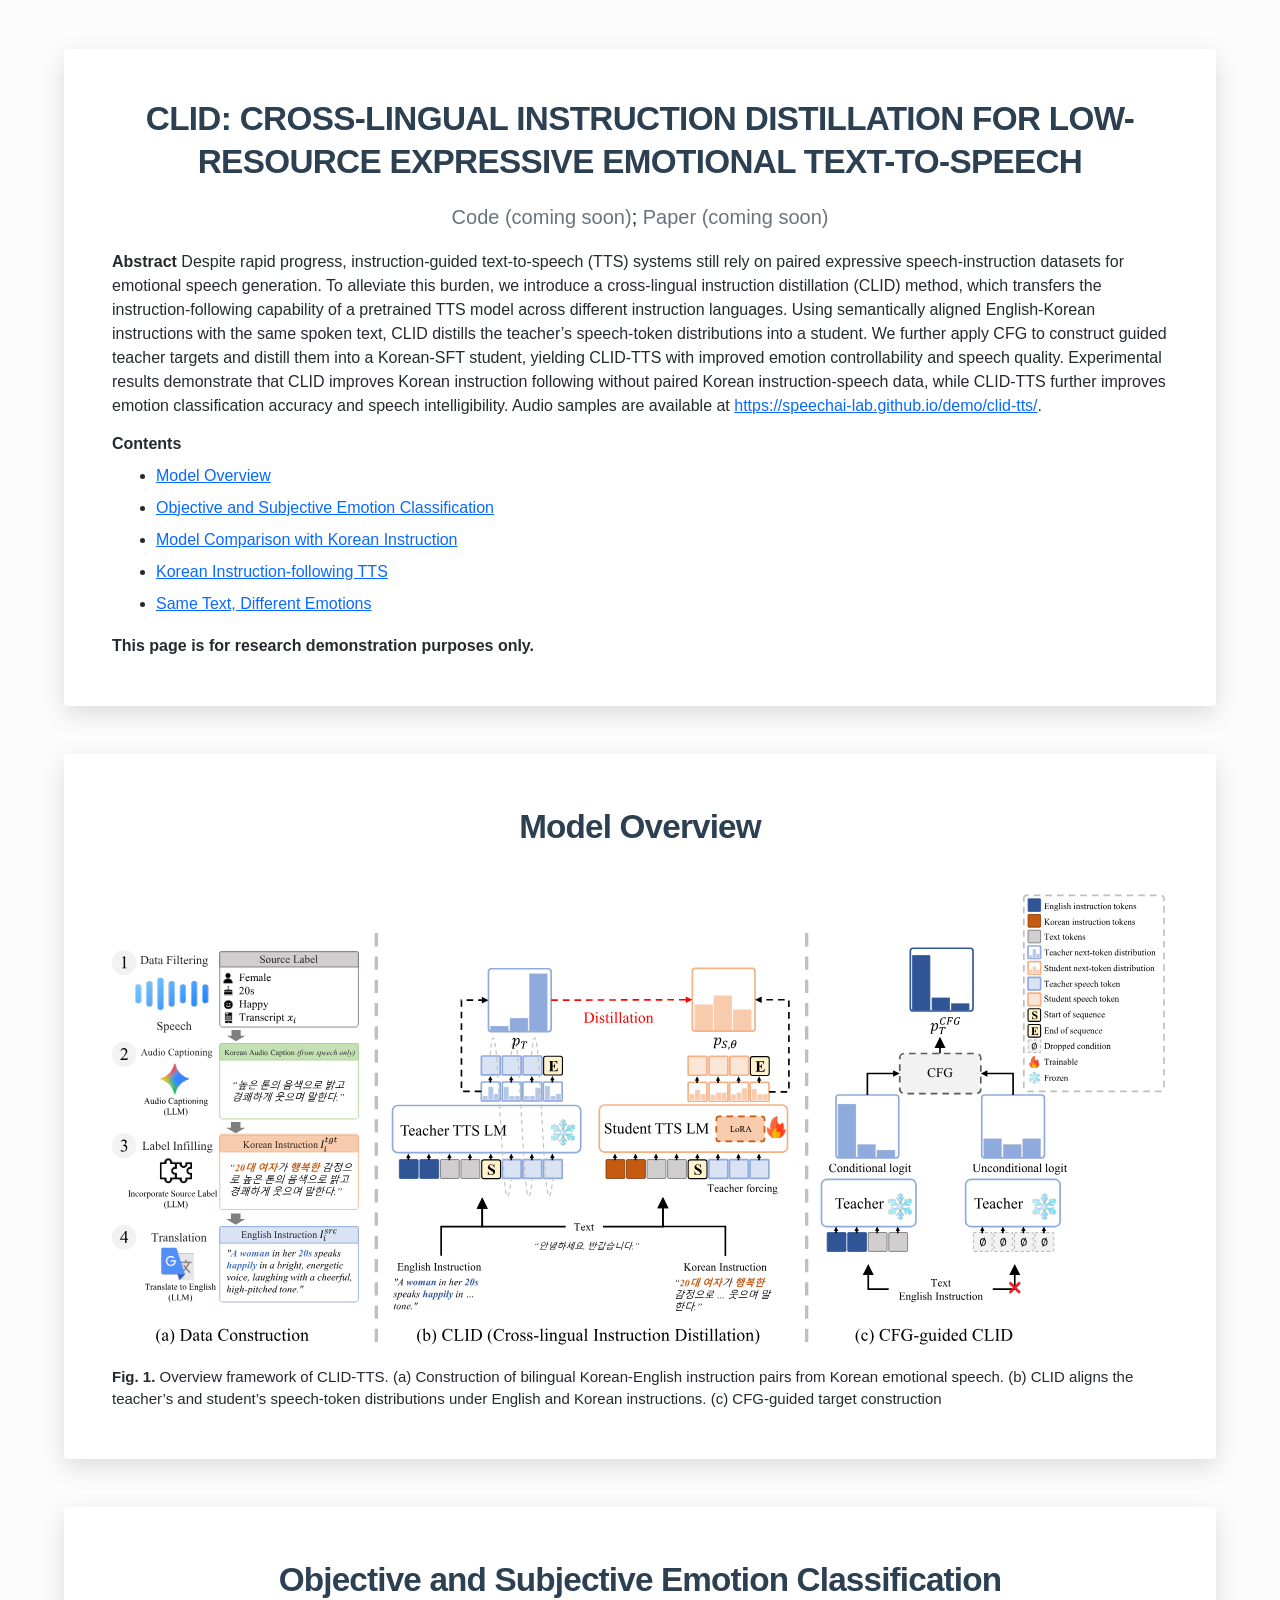
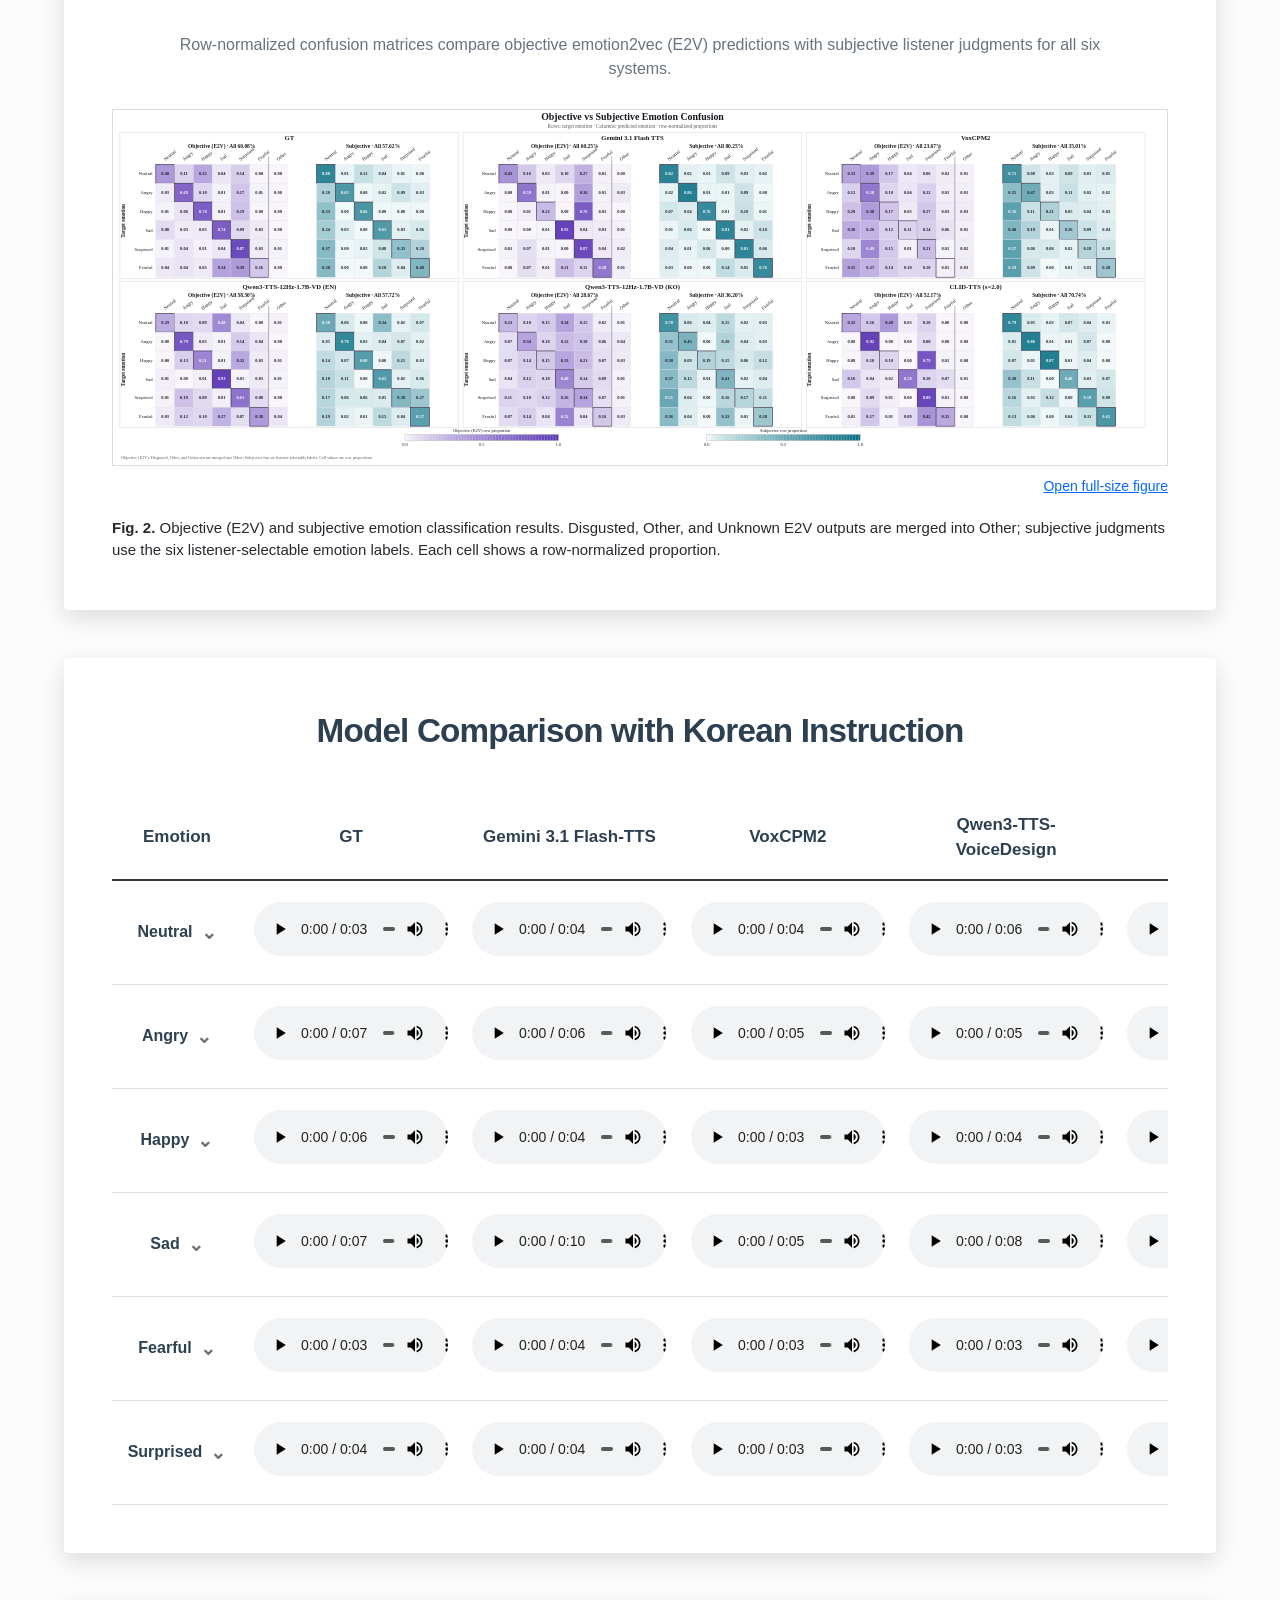
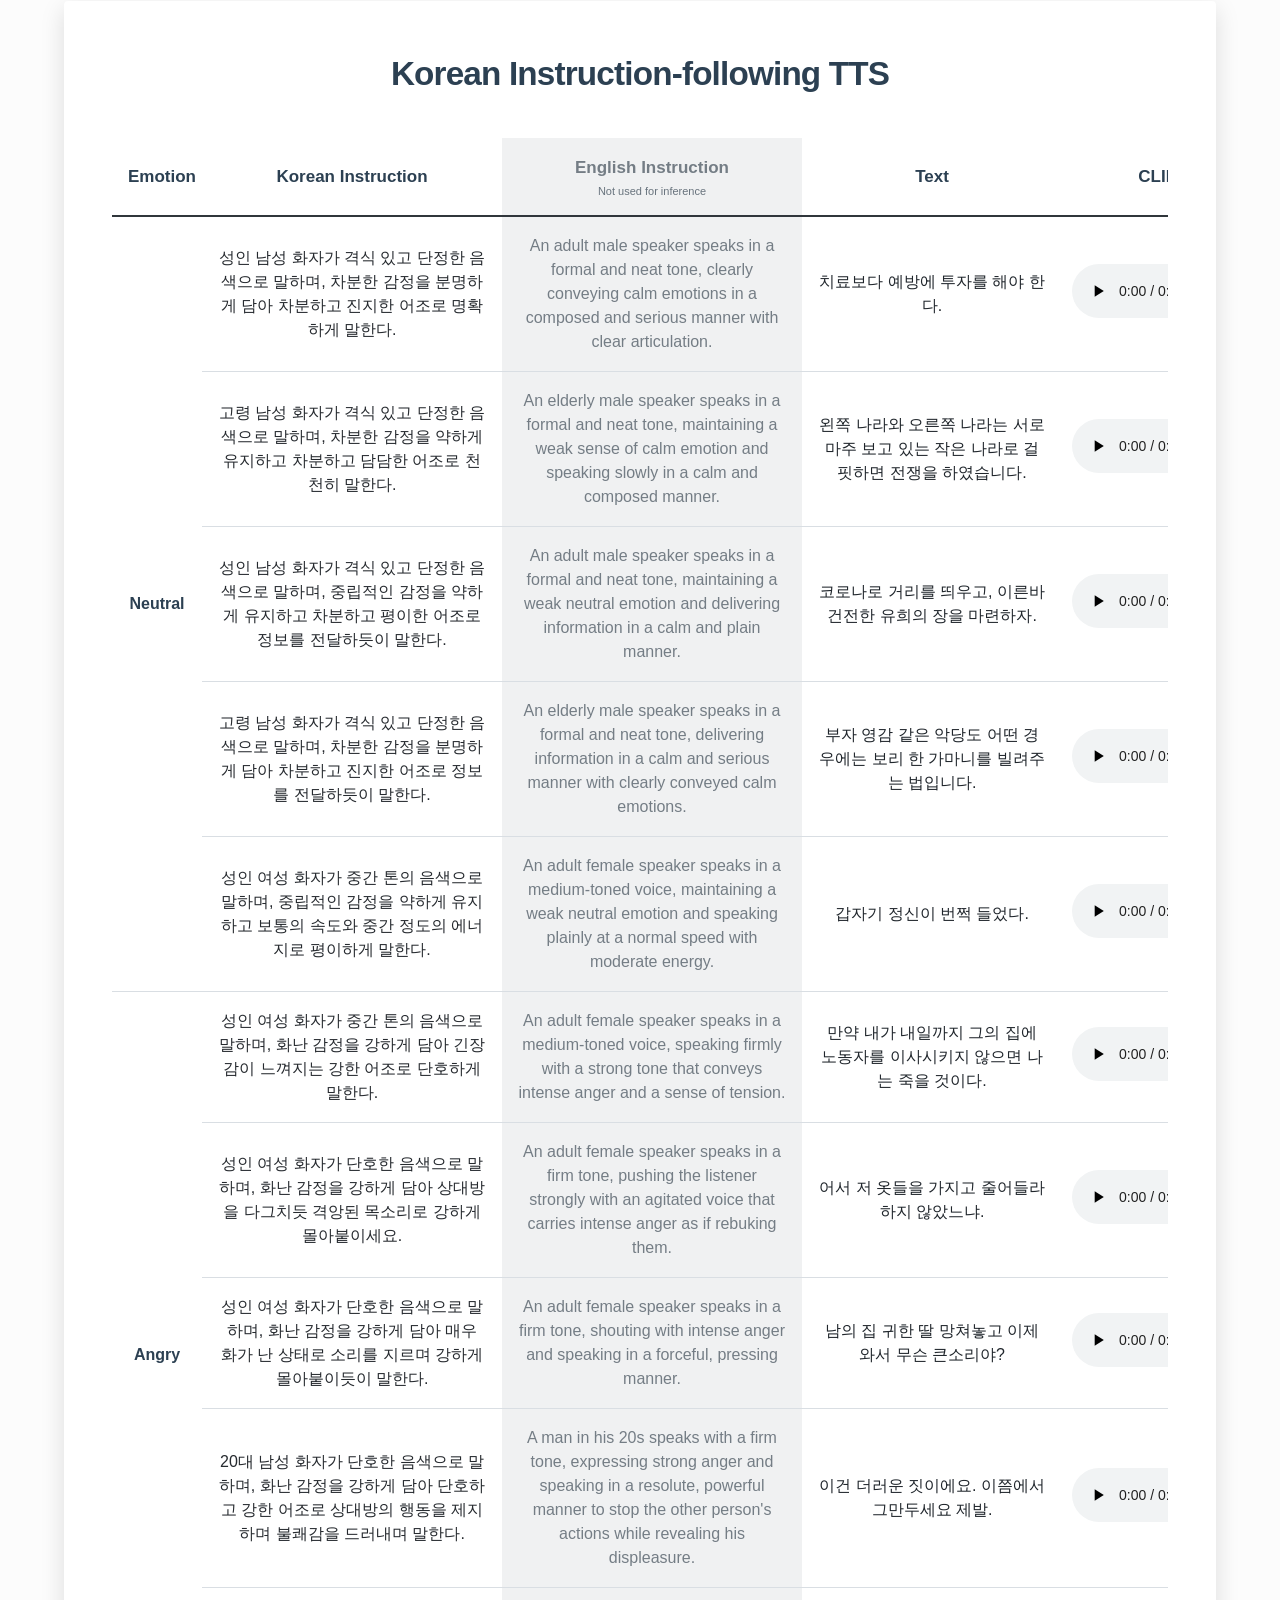
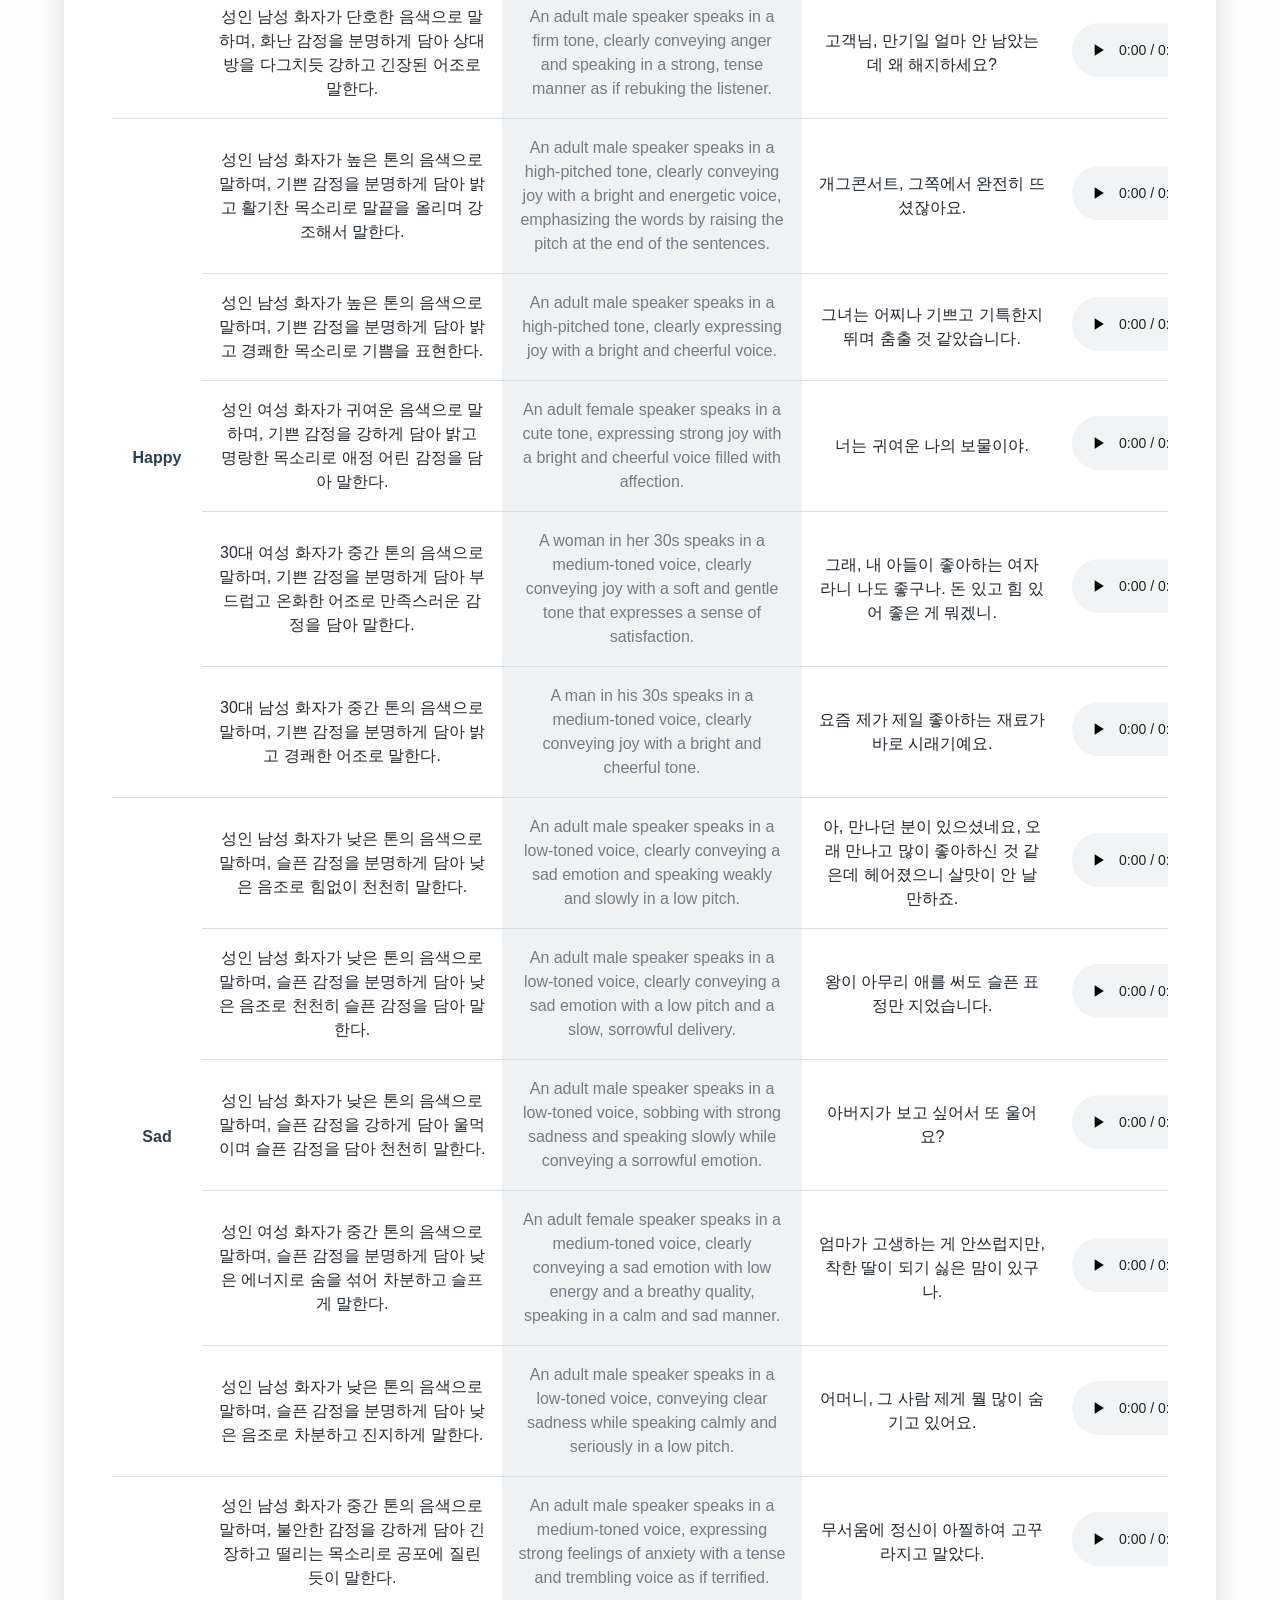
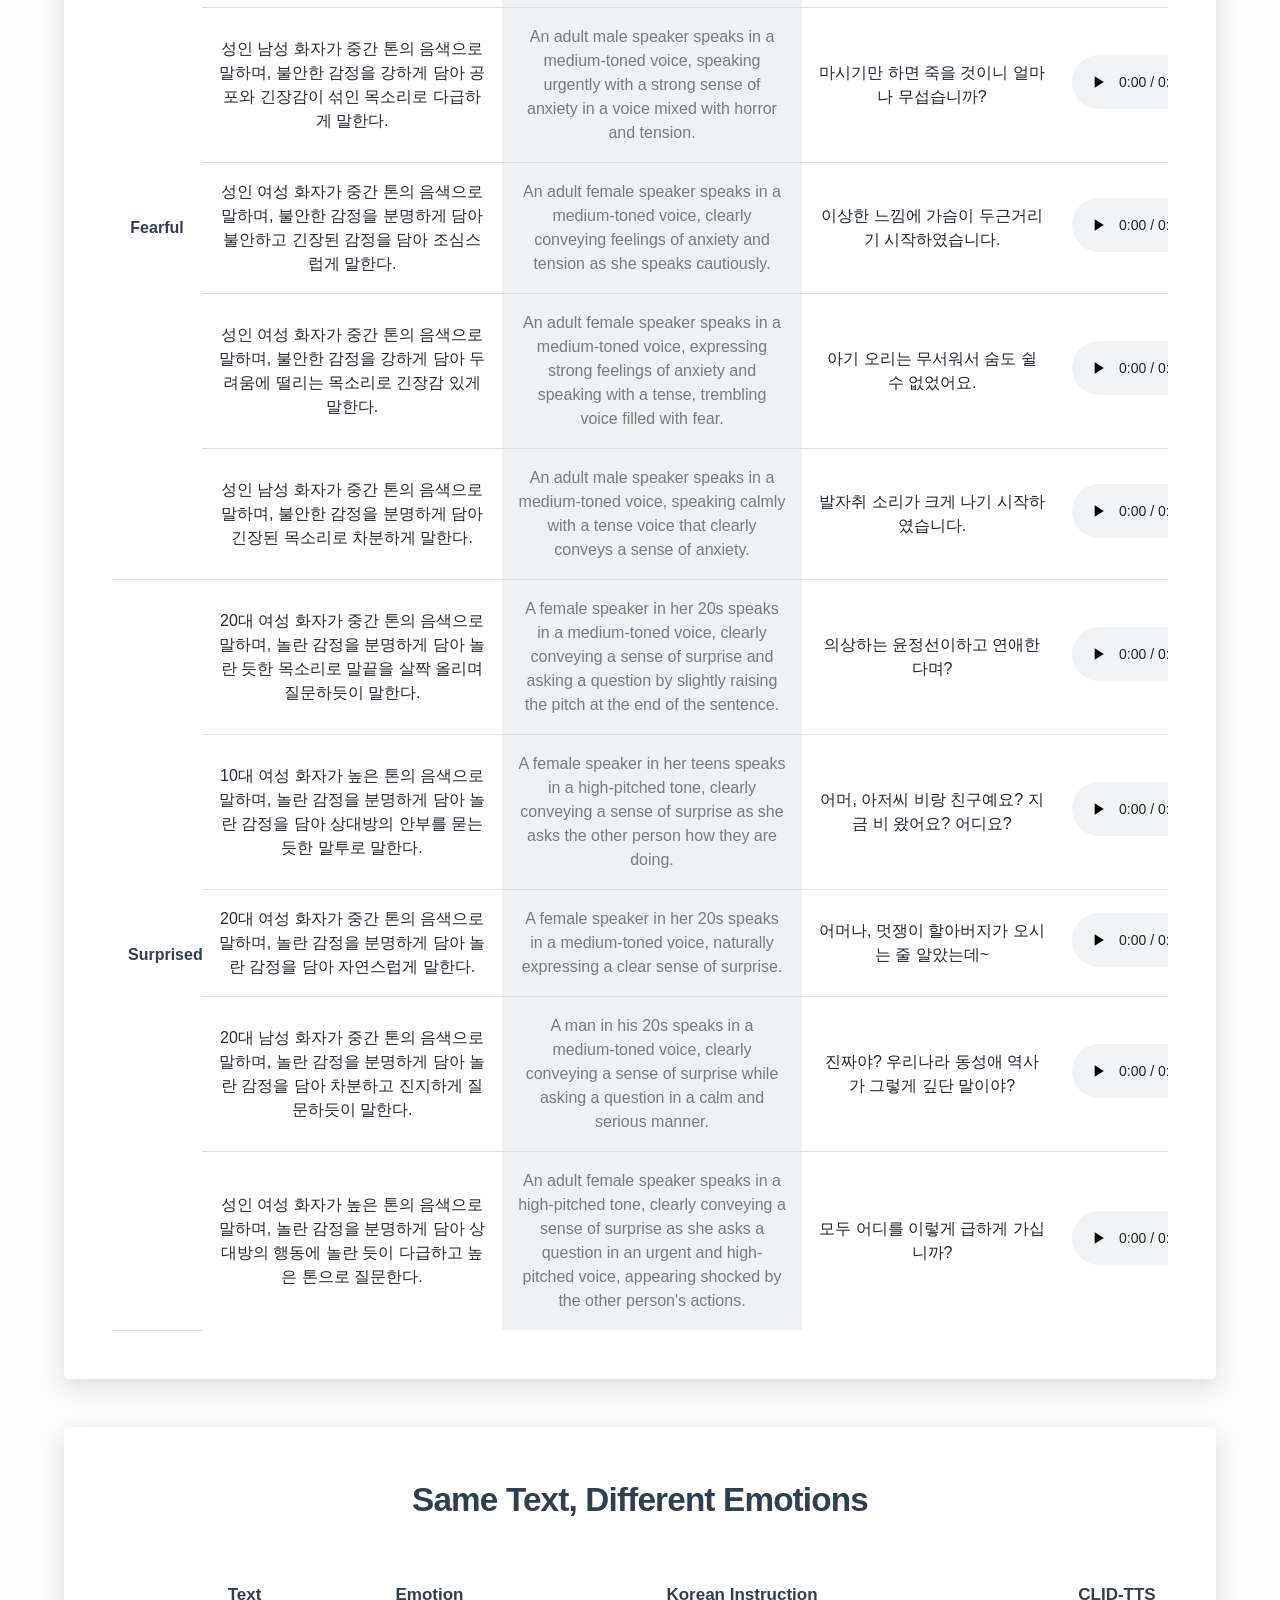
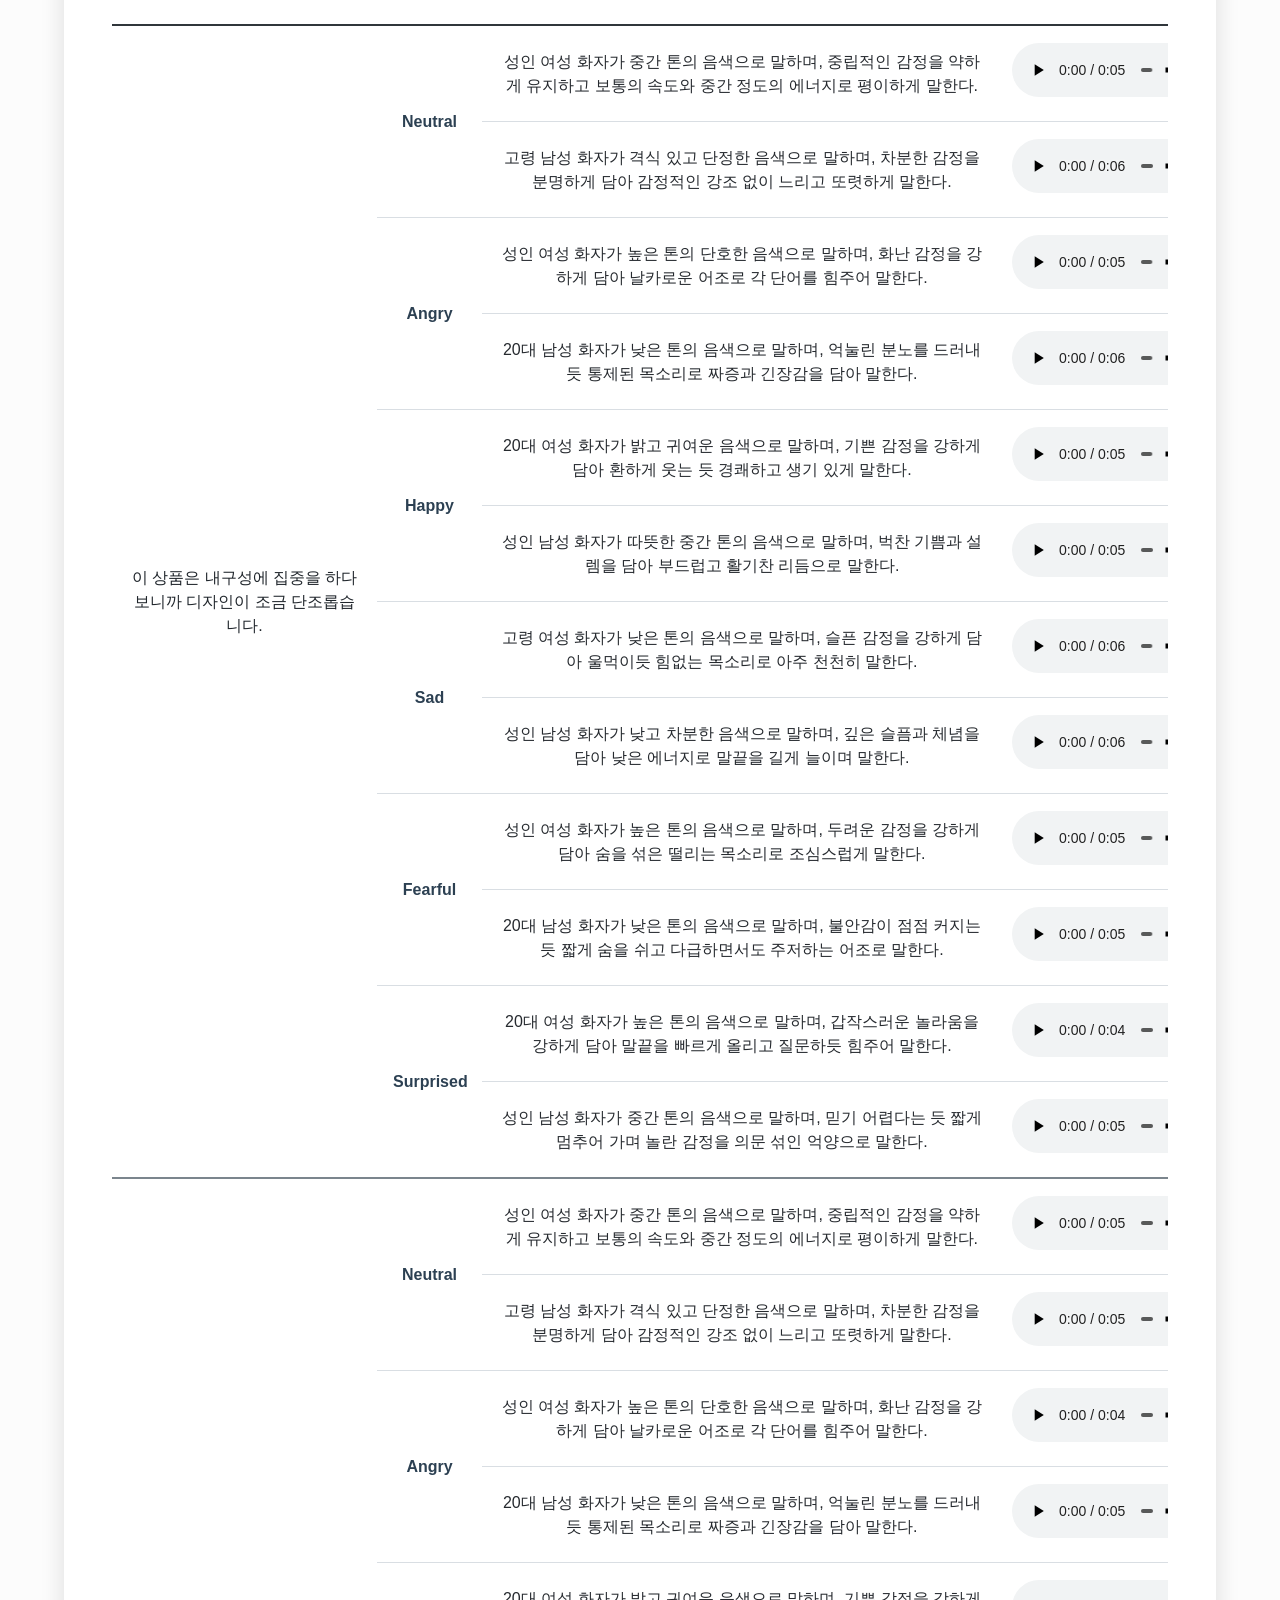
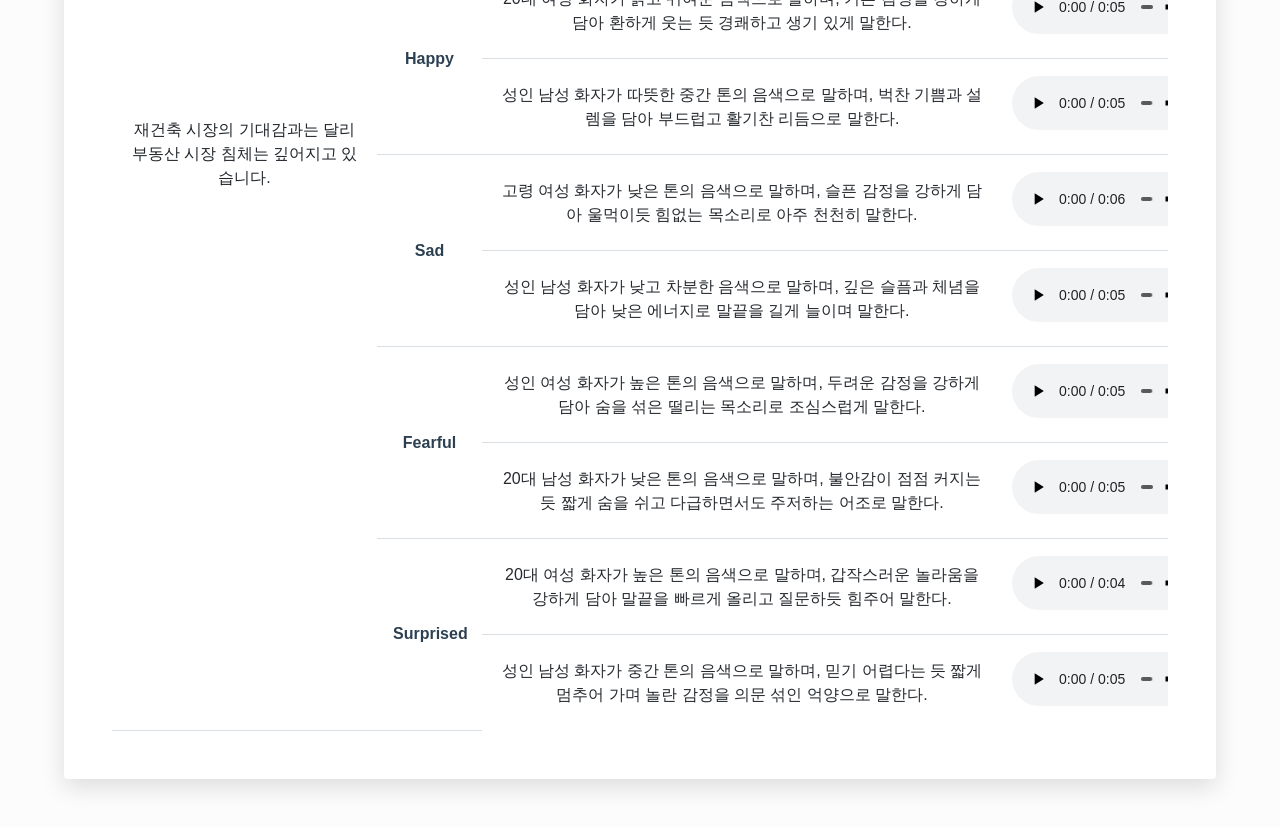
<file: clid-tts/index.html>
<!doctype html>
<html lang="en">
<head>
  <meta charset="utf-8">
  <meta name="viewport" content="width=device-width, initial-scale=1">
  <meta name="description" content="CLID: Cross-Lingual Instruction Distillation for Low-Resource Expressive Emotional Text-to-Speech.">
  <title>CLID: Cross-Lingual Instruction Distillation for Low-Resource Expressive Emotional Text-to-Speech</title>
  <link rel="stylesheet" href="css/custom.css?v=emotion-results-20260924">
</head>
<body>
  <main class="page">
    <section class="paper-card intro-card" aria-labelledby="page-title">
      <header class="hero">
        <h1 class="wordmark" id="page-title">CLID: CROSS-LINGUAL INSTRUCTION DISTILLATION FOR LOW-RESOURCE EXPRESSIVE EMOTIONAL TEXT-TO-SPEECH</h1>
        <p class="project-links">
          <span class="coming-soon">Code (coming soon)</span>;
          <span class="coming-soon">Paper (coming soon)</span>
        </p>
      </header>

      <p class="abstract"><strong>Abstract</strong> Despite rapid progress, instruction-guided text-to-speech (TTS) systems still rely on paired expressive speech-instruction datasets for emotional speech generation. To alleviate this burden, we introduce a cross-lingual instruction distillation (CLID) method, which transfers the instruction-following capability of a pretrained TTS model across different instruction languages. Using semantically aligned English-Korean instructions with the same spoken text, CLID distills the teacher’s speech-token distributions into a student. We further apply CFG to construct guided teacher targets and distill them into a Korean-SFT student, yielding CLID-TTS with improved emotion controllability and speech quality. Experimental results demonstrate that CLID improves Korean instruction following without paired Korean instruction-speech data, while CLID-TTS further improves emotion classification accuracy and speech intelligibility. Audio samples are available at <a href="https://speechai-lab.github.io/demo/clid-tts/">https://speechai-lab.github.io/demo/clid-tts/</a>.</p>

      <nav class="contents" aria-label="Demo contents">
        <p class="contents-title">Contents</p>
        <ul>
          <li><a href="#model-overview">Model Overview</a></li>
          <li><a href="#emotion-classification-results">Objective and Subjective Emotion Classification</a></li>
          <li><a href="#demo-samples">Model Comparison with Korean Instruction</a></li>
          <li><a href="#korean-benchmark-samples">Korean Instruction-following TTS</a></li>
          <li><a href="#same-text-different-emotions">Same Text, Different Emotions</a></li>
        </ul>
      </nav>

      <p class="research-note">This page is for research demonstration purposes only.</p>
    </section>

    <section class="paper-card demo-section" id="model-overview" aria-labelledby="model-overview-title">
      <h2 id="model-overview-title">Model Overview</h2>
      <figure class="overview-figure">
        <img
          class="overview-image"
          src="pics/clid_tts_overview.svg?v=16"
          alt="Overview of CLID-TTS data construction, cross-lingual instruction distillation, and CFG-guided distillation"
        >
        <figcaption class="overview-caption"><strong>Fig. 1.</strong> Overview framework of CLID-TTS. (a) Construction of bilingual Korean-English instruction pairs from Korean emotional speech. (b) CLID aligns the teacher’s and student’s speech-token distributions under English and Korean instructions. (c) CFG-guided target construction</figcaption>
      </figure>
    </section>

    <section class="paper-card demo-section results-figure-section" id="emotion-classification-results" aria-labelledby="emotion-classification-results-title">
      <h2 id="emotion-classification-results-title">Objective and Subjective Emotion Classification</h2>
      <p class="section-intro">Row-normalized confusion matrices compare objective emotion2vec (E2V) predictions with subjective listener judgments for all six systems.</p>
      <figure class="results-figure">
        <div class="results-image-viewport">
          <a class="results-image-link" href="pics/emo2vec_mos_confusion_comparison.svg?v=20260924" target="_blank" rel="noopener" aria-label="Open the emotion classification results figure at full size">
            <img
              class="results-image"
              src="pics/emo2vec_mos_confusion_comparison.svg?v=20260924"
              alt="Objective E2V and subjective emotion confusion matrices for GT, Gemini 3.1 Flash TTS, VoxCPM2, Qwen3-TTS VoiceDesign in English and Korean, and CLID-TTS"
            >
          </a>
        </div>
        <div class="figure-actions"><a href="pics/emo2vec_mos_confusion_comparison.svg?v=20260924" target="_blank" rel="noopener">Open full-size figure</a></div>
        <figcaption class="overview-caption"><strong>Fig. 2.</strong> Objective (E2V) and subjective emotion classification results. Disgusted, Other, and Unknown E2V outputs are merged into Other; subjective judgments use the six listener-selectable emotion labels. Each cell shows a row-normalized proportion.</figcaption>
      </figure>
    </section>

    <section class="paper-card demo-section" id="demo-samples" aria-labelledby="samples-title">
      <h2 id="samples-title">Model Comparison with Korean Instruction</h2>

      <div class="sample-list" id="demo-sample-list">
        <p class="pending">Model comparison samples will be added here.</p>
      </div>
    </section>

    <section class="paper-card demo-section" id="korean-benchmark-samples" aria-labelledby="korean-benchmark-title">
      <h2 id="korean-benchmark-title">Korean Instruction-following TTS</h2>

      <div class="sample-list" id="korean-benchmark-sample-list">
        <p class="pending">Korean benchmark samples will be added here.</p>
      </div>
    </section>

    <section class="paper-card demo-section" id="same-text-different-emotions" aria-labelledby="same-text-title">
      <h2 id="same-text-title">Same Text, Different Emotions</h2>

      <div class="sample-list" id="same-text-sample-list">
        <p class="pending">Same-text control samples will be added here.</p>
      </div>
    </section>

  </main>
  <script src="data/samples.js?v=gemini-expanded-20260917"></script>
  <script src="js/demo.js?v=sad-regen-20260917"></script>
</body>
</html>
</file>
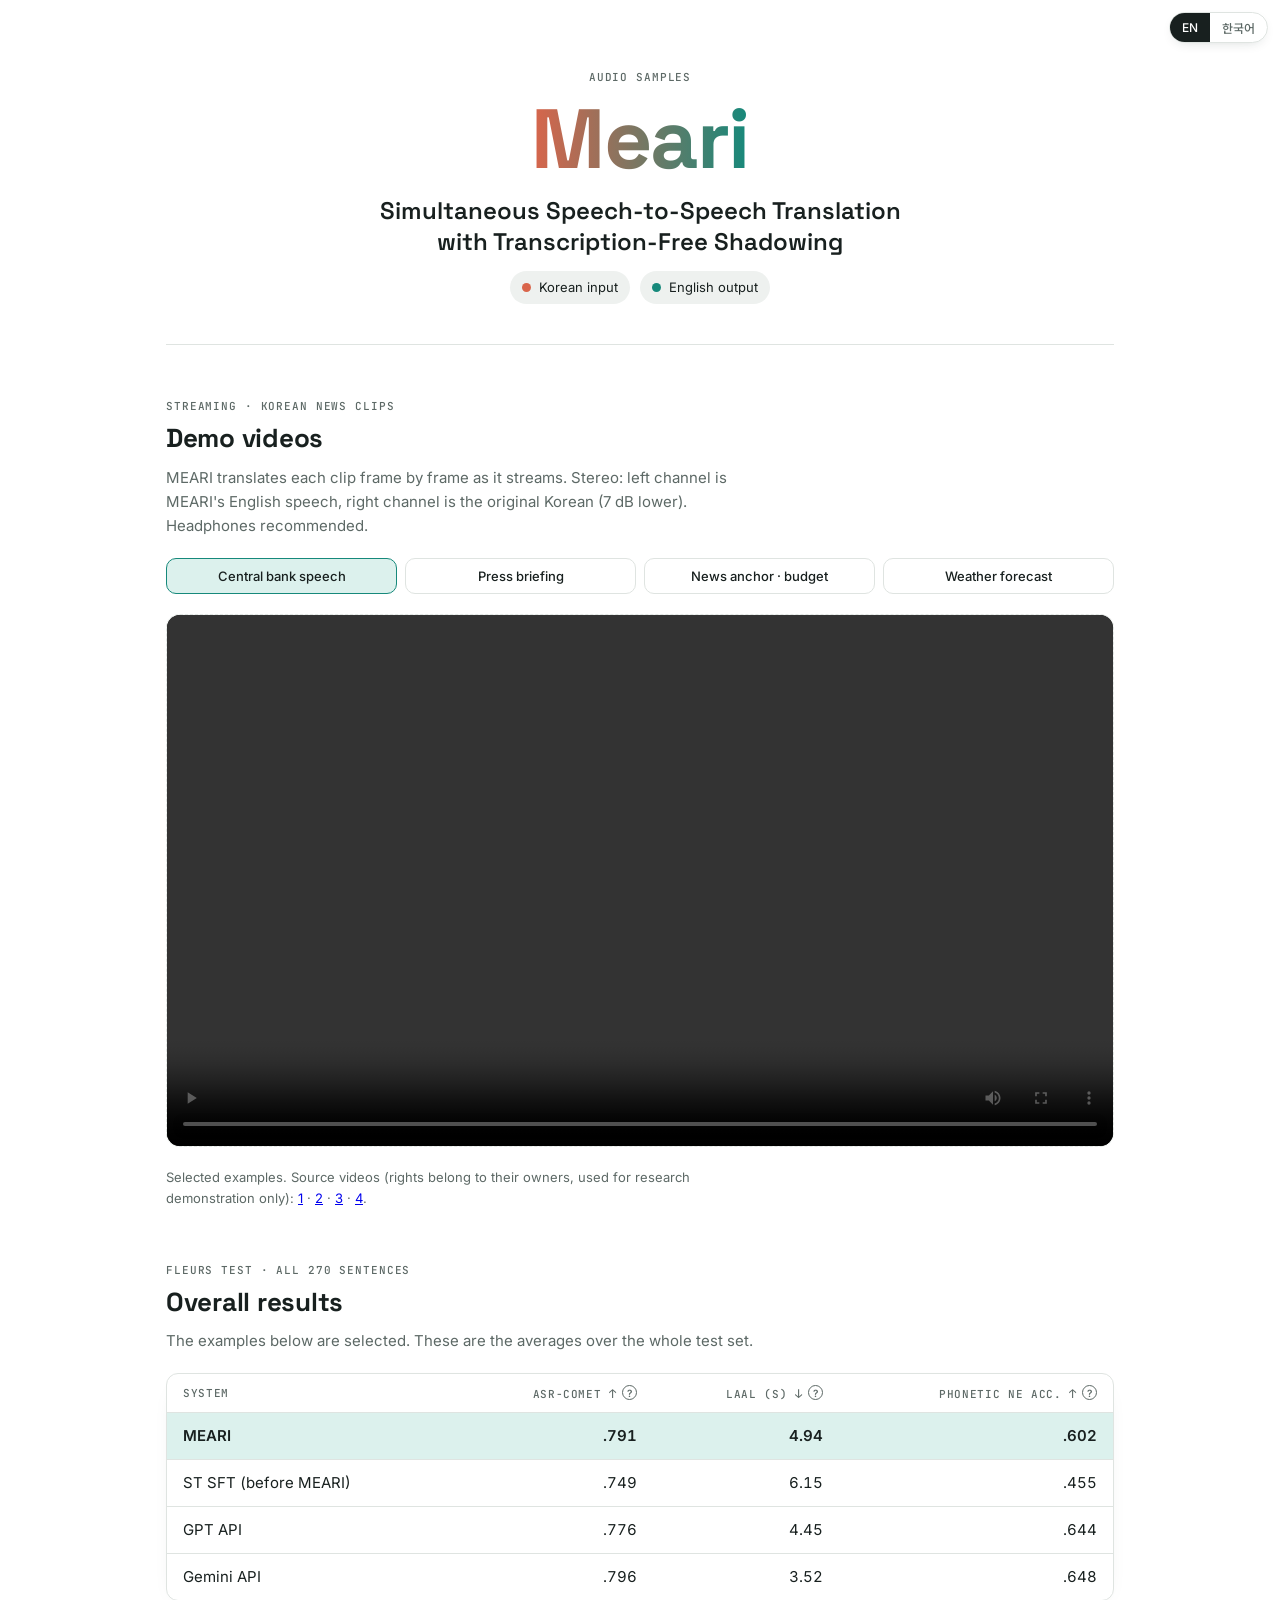
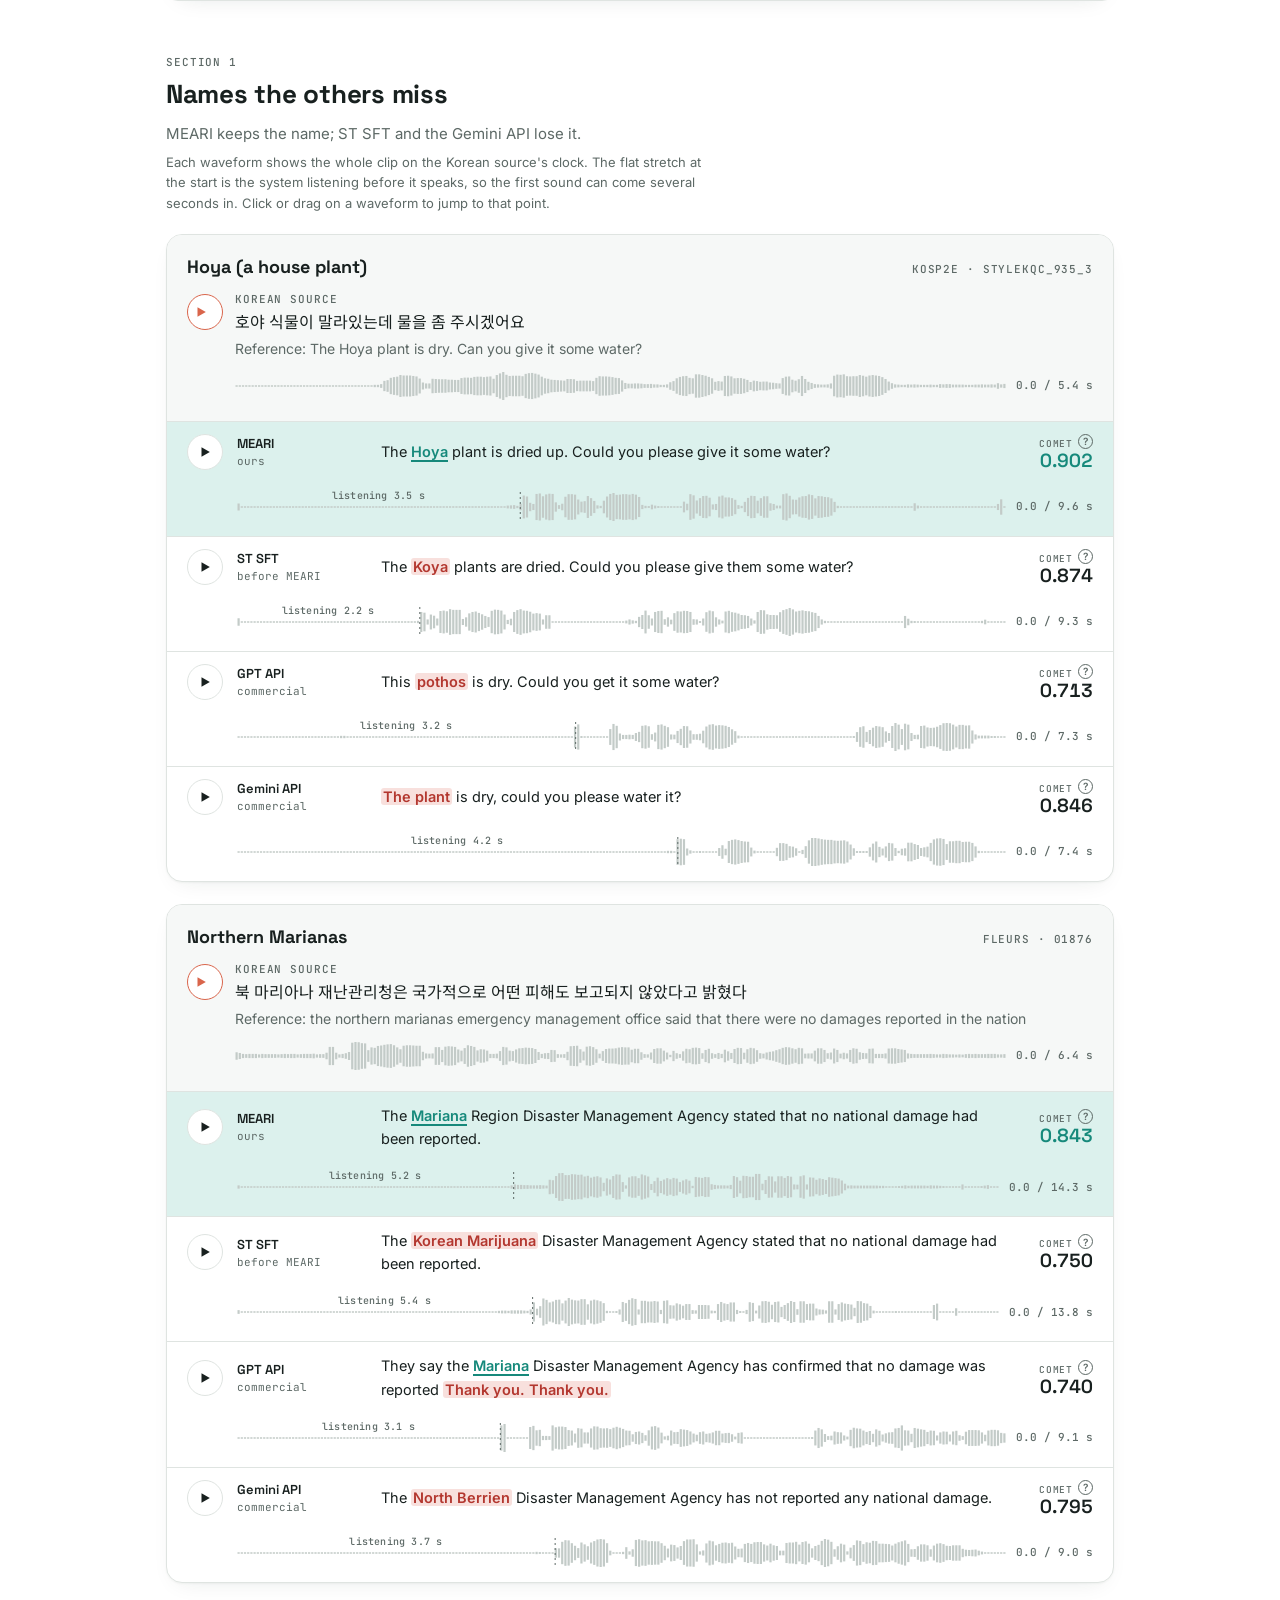
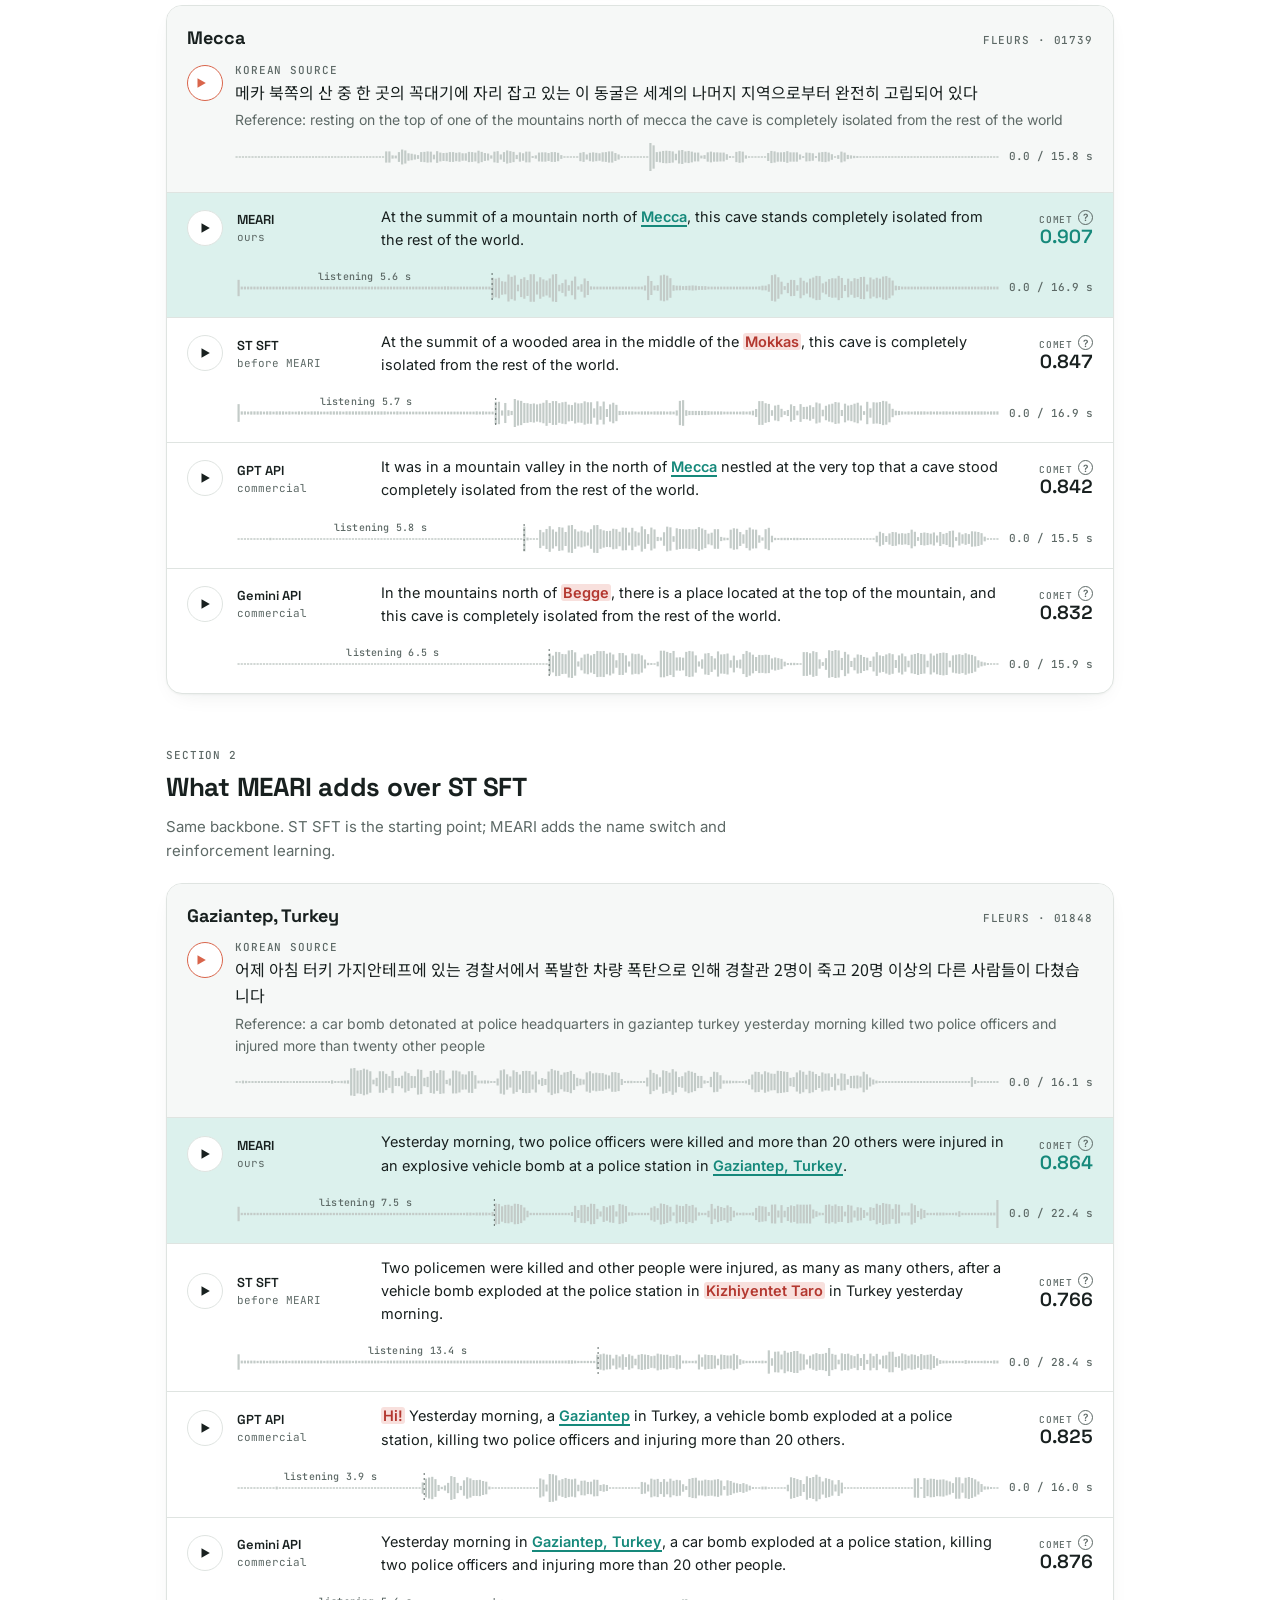
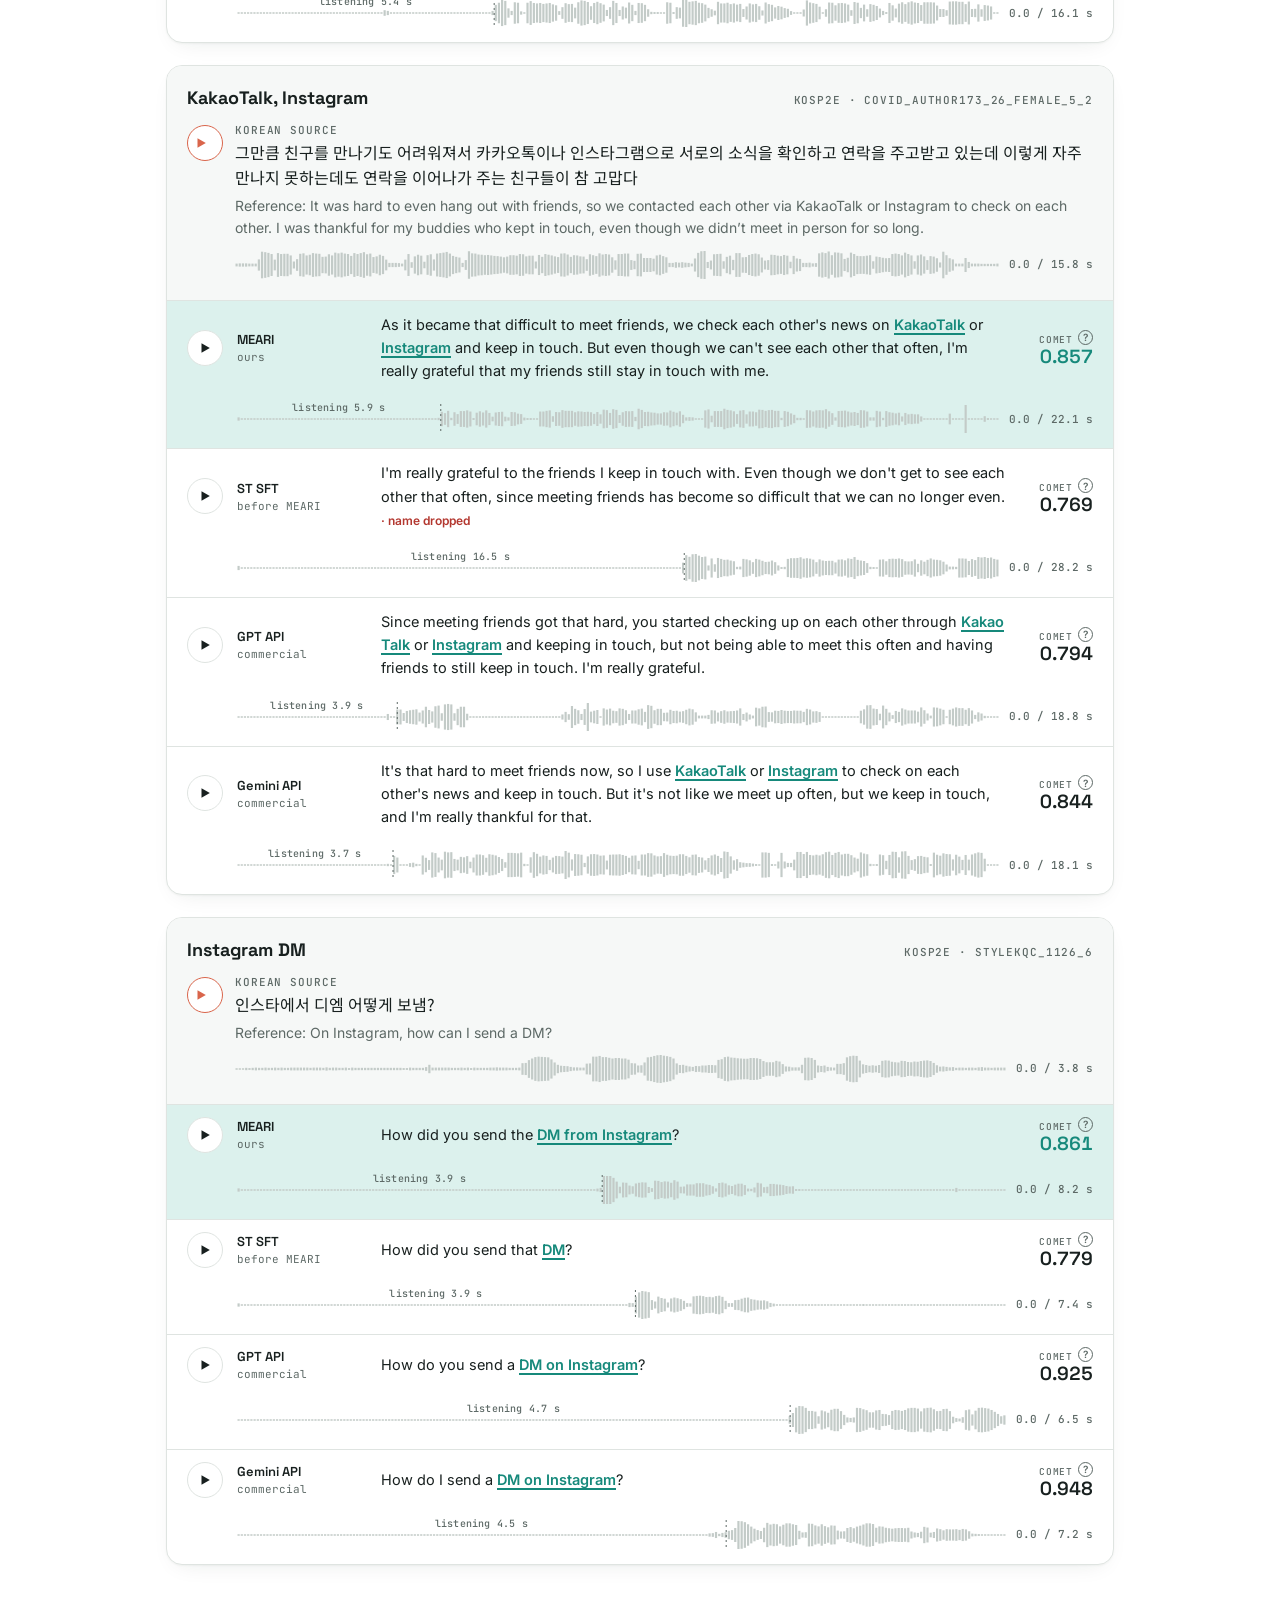
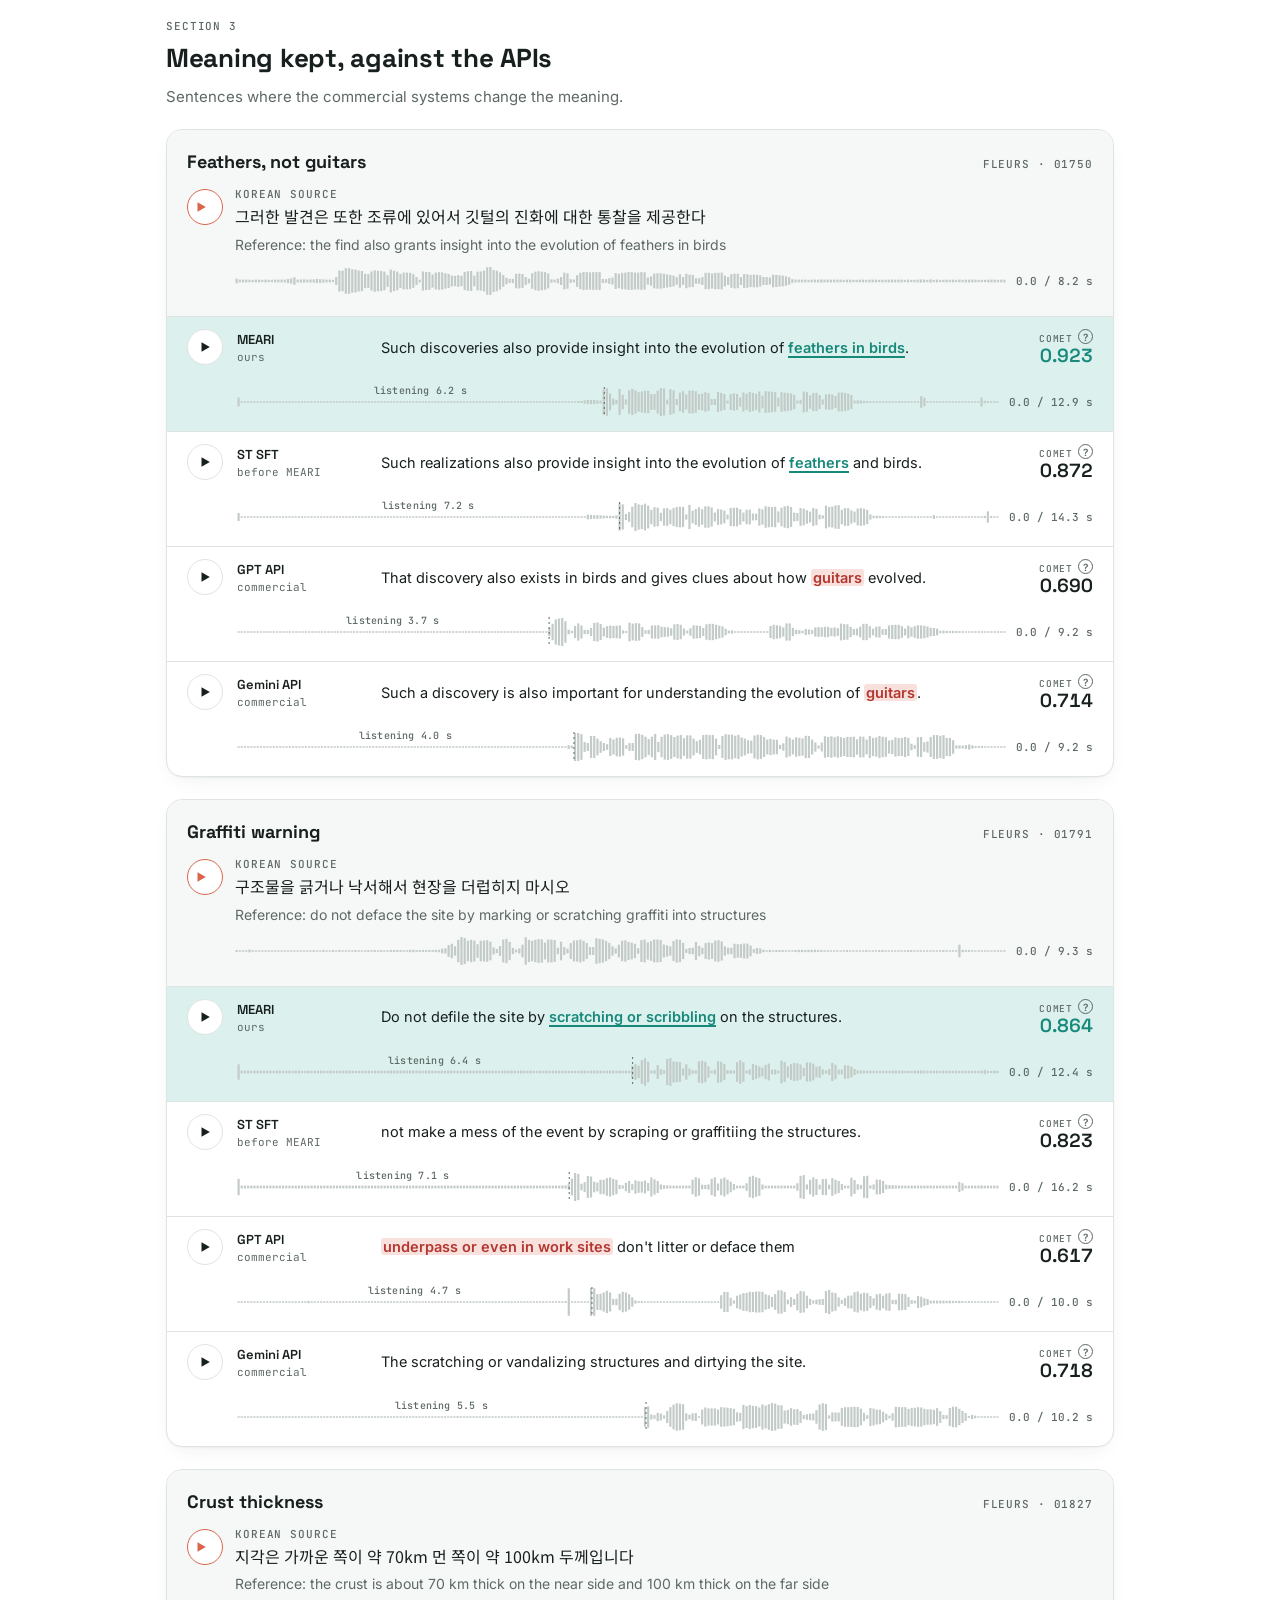
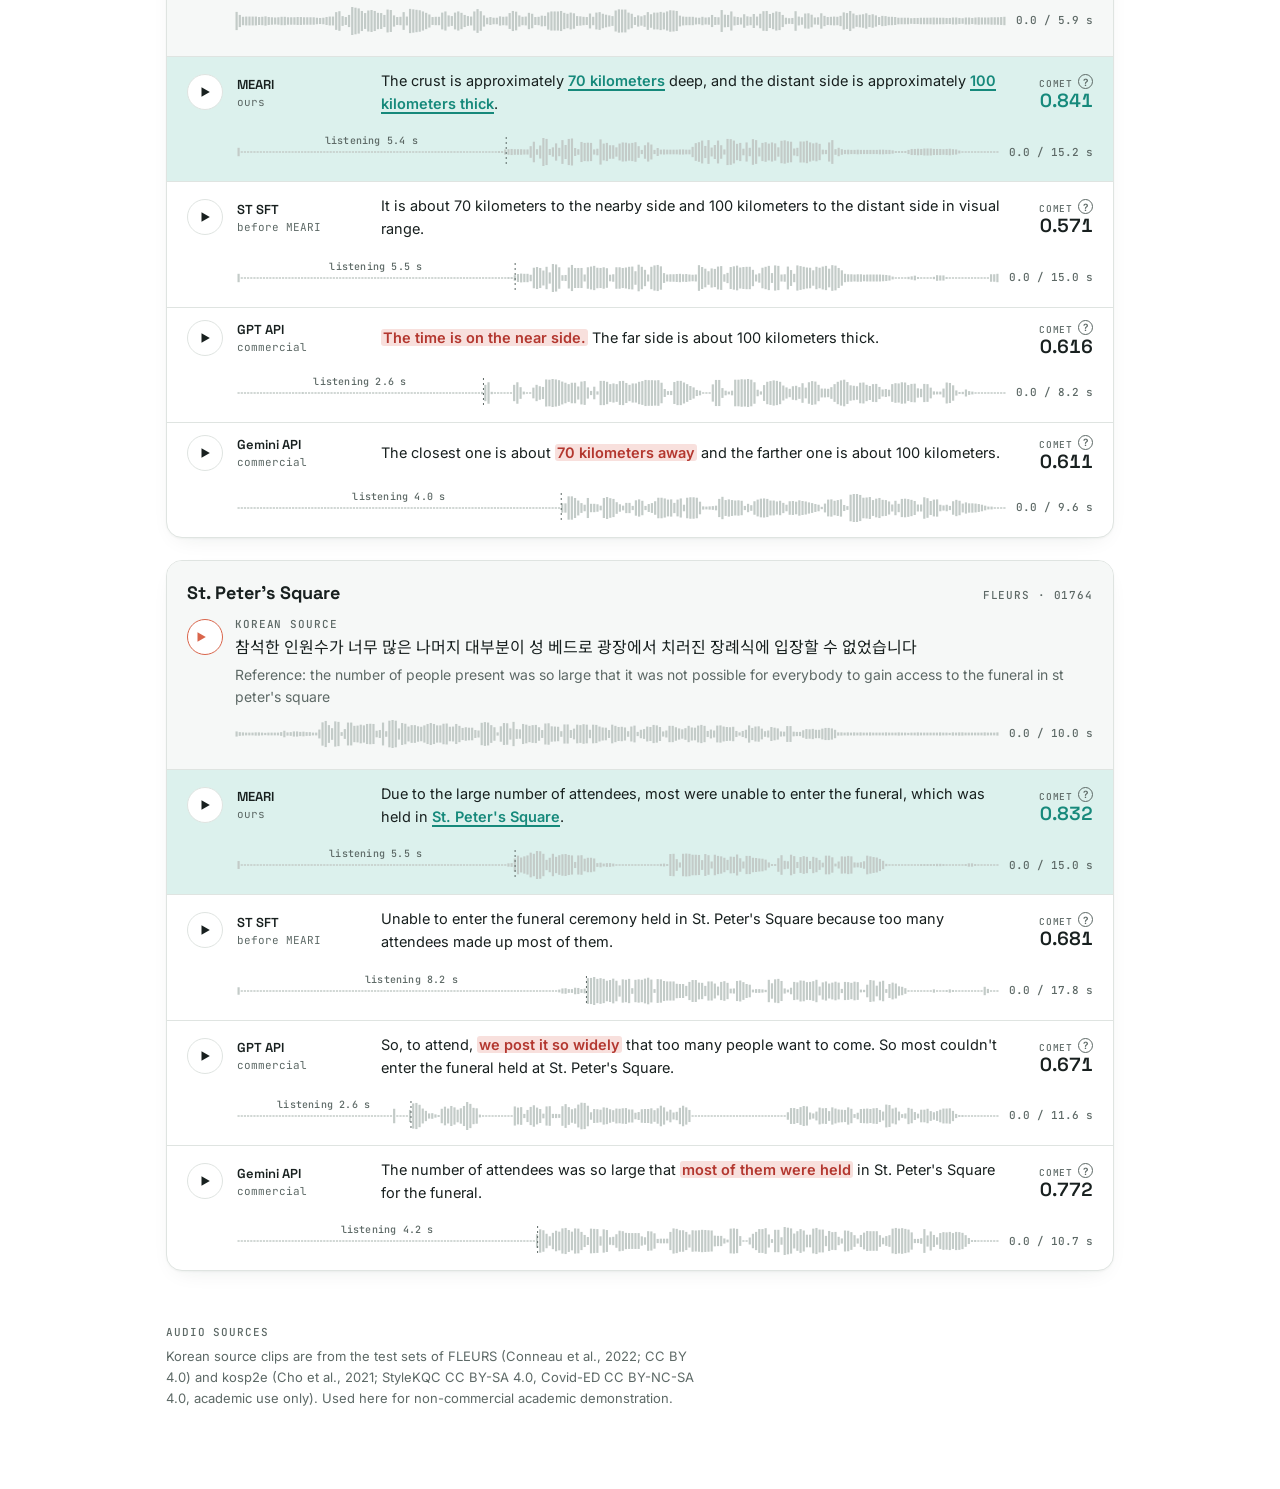
<file: MEARI/index.html>
<!doctype html>
<html lang="en">
<head>
<meta charset="utf-8">
<meta name="viewport" content="width=device-width,initial-scale=1,viewport-fit=cover">
<title>Meari: Simultaneous Speech-to-Speech Translation with Transcription-Free Shadowing</title>
<link rel="preconnect" href="https://fonts.googleapis.com">
<link rel="preconnect" href="https://fonts.gstatic.com" crossorigin>
<link rel="stylesheet" href="https://fonts.googleapis.com/css2?family=Inter:wght@400;500;600&family=Space+Grotesk:wght@500;600;700&family=Noto+Sans+KR:wght@400;500&family=JetBrains+Mono:wght@400;500&display=swap">
<style>
:root{
  --bg:#ffffff; --surface:#ffffff; --tint:#f6f8f7; --ink:#18201f; --muted:#5d6966; --line:#dfe4e1;
  --ko:#d9654b; --ko-soft:#fbe9e3; --en:#16897b; --en-soft:#dcf1ed;
  --bad:#b3372f; --bad-soft:#f8e0dd; --chip:#eef1ef;
  color-scheme:light;
}
*{box-sizing:border-box}
html,body{background:#ffffff}
body{margin:0;background:var(--bg);color:var(--ink);font:15px/1.6 Inter,system-ui,-apple-system,"Segoe UI",sans-serif}
.wrap{max-width:980px;margin:0 auto;padding-block:48px 80px;padding-left:max(16px,env(safe-area-inset-left,0px));padding-right:max(16px,env(safe-area-inset-right,0px));display:grid;gap:56px}
h1,h2,h3{font-family:"Space Grotesk",Inter,sans-serif;text-wrap:balance;margin:0}
h1{font-size:clamp(40px,7vw,64px);letter-spacing:-.02em;line-height:1}
h2{font-size:26px;letter-spacing:-.01em}
h3{font-size:18px}
.ko{font-family:"Noto Sans KR",Inter,sans-serif}
.mono{font-family:"JetBrains Mono",ui-monospace,monospace}
.label{font:500 11px/1 "JetBrains Mono",ui-monospace,monospace;letter-spacing:.08em;text-transform:uppercase;color:var(--muted)}
p{margin:0;max-width:68ch}
.muted{color:var(--muted)}
/* hero */
.hero{display:grid;gap:14px;justify-items:center;text-align:center;padding-block:24px 8px;border-bottom:1px solid var(--line);padding-bottom:40px}
.hero h1{font-size:clamp(48px,9vw,84px);background:linear-gradient(90deg,var(--ko),var(--en));-webkit-background-clip:text;background-clip:text;color:transparent}
.nw{white-space:nowrap}
html[lang="ko"] body{word-break:keep-all}
.subtitle{word-break:keep-all;font:600 clamp(19px,2.6vw,24px)/1.3 "Space Grotesk",sans-serif;max-width:34ch;text-wrap:balance}
.authors{color:var(--muted)}
.links{display:flex;gap:10px;flex-wrap:wrap;justify-content:center}
.pill{display:inline-flex;align-items:center;padding:8px 18px;border-radius:999px;background:var(--ink);color:var(--bg);text-decoration:none;font:500 14px Inter,sans-serif}
.pill[aria-disabled="true"]{opacity:.35;pointer-events:none}
.abstract{display:grid;gap:8px;text-align:left;max-width:72ch;background:var(--tint);border-radius:14px;padding:20px 22px;margin-top:8px}
.hero .streams{justify-content:center}
.streams{display:flex;gap:10px;flex-wrap:wrap}
.stream{display:flex;align-items:center;gap:8px;padding:6px 12px;border-radius:999px;background:var(--chip);font-size:13px}
.dot{width:9px;height:9px;border-radius:50%}
/* video */
.video{aspect-ratio:16/9;max-width:100%;border-radius:14px;border:1px dashed var(--line);background:var(--tint);display:grid;place-items:center;overflow:hidden}
.video video{width:100%;height:100%;object-fit:contain;background:#000}
.video .ph{text-align:center;display:grid;gap:6px;padding:16px}
.vbtns{display:grid;grid-template-columns:repeat(auto-fill,minmax(200px,1fr));gap:8px}
.vbtn{display:flex;justify-content:center;gap:8px;align-items:center;padding:9px 12px;border-radius:10px;border:1px solid var(--line);background:var(--surface);color:var(--ink);font:500 13px Inter,sans-serif;cursor:pointer;text-align:left}
.vbtn.on{background:var(--en-soft);border-color:var(--en)}
.vbtn .mono{font-size:11px}
/* mechanism strip */
.mech{display:grid;grid-template-columns:repeat(3,minmax(0,1fr));gap:12px}
.mech div{background:var(--tint);border-color:transparent!important;border:1px solid var(--line);border-radius:12px;padding:14px 16px;display:grid;gap:6px;min-width:0}
.tok{display:inline-block;padding:1px 6px;border-radius:5px;background:var(--en-soft);color:var(--en);font:500 13px "JetBrains Mono",monospace}
/* table */
.tablebox{overflow-x:auto;background:var(--surface);box-shadow:0 8px 24px -16px rgba(20,40,36,.18);border:1px solid var(--line);border-radius:12px}
table{border-collapse:collapse;width:100%;min-width:560px;font-variant-numeric:tabular-nums}
th,td{padding:11px 16px;text-align:right;border-bottom:1px solid var(--line)}
th:first-child,td:first-child{text-align:left}
thead th{font:500 11px/1.2 "JetBrains Mono",monospace;letter-spacing:.06em;text-transform:uppercase;color:var(--muted)}
tbody tr:last-child td{border-bottom:0}
tr.us td{background:var(--en-soft);font-weight:600}
.arrow{color:var(--muted);font-size:12px}
/* sections */
.sec{display:grid;gap:20px}
.sechead{display:grid;gap:6px}
.cards{display:grid;gap:22px}
.card{background:var(--surface);border:1px solid var(--line);border-radius:16px;overflow:hidden;box-shadow:0 1px 2px rgba(20,40,36,.04),0 8px 24px -12px rgba(20,40,36,.12)}
.card .top{background:var(--tint);padding:18px 20px;display:grid;gap:12px;border-bottom:1px solid var(--line)}
.card .titlerow{display:flex;justify-content:space-between;align-items:baseline;gap:12px;flex-wrap:wrap}
.src{display:grid;grid-template-columns:auto minmax(0,1fr);gap:12px;align-items:start}
.src .txt{display:grid;gap:4px;min-width:0}
.src .ko{font-size:16px}
.src .ref{color:var(--muted);font-size:14px}
.rows{display:grid}
.row{display:grid;grid-template-columns:auto 130px minmax(0,1fr) 72px;gap:14px;align-items:center;padding:12px 20px;border-top:1px solid var(--line)}
.row:first-child{border-top:0}
.row.meari{background:var(--en-soft)}
.who{font:600 13px "Space Grotesk",sans-serif;display:grid;gap:2px}
.who small{font:400 11px "JetBrains Mono",monospace;color:var(--muted)}
.asr{font-size:14.5px;min-width:0}
.score{display:grid;gap:2px;justify-items:end;text-align:right}
.score b{font:600 19px/1 "Space Grotesk",sans-serif;font-variant-numeric:tabular-nums;color:var(--ink)}
.score small{font:500 9.5px/1 "JetBrains Mono",monospace;letter-spacing:.08em;color:var(--muted)}
.row.meari .score b{color:var(--en)}
mark.g{background:none;color:var(--en);font-weight:600;border-bottom:2px solid var(--en)}
mark.b{background:var(--bad-soft);color:var(--bad);font-weight:600;border-radius:3px;padding:0 2px}
.dropped{color:var(--bad);font-size:12px;font-weight:600}
.note{padding:12px 20px;font-size:13.5px;color:var(--muted);border-top:1px solid var(--line)}
button.play{width:36px;height:36px;border-radius:50%;border:1px solid var(--line);background:var(--surface);color:var(--ink);cursor:pointer;display:grid;place-items:center;flex:none}
button.play:hover{border-color:var(--en)}
button.play.src{border-color:var(--ko);color:var(--ko)}
button.play.on{background:var(--en);border-color:var(--en);color:var(--surface)}
button.play.src.on{background:var(--ko);border-color:var(--ko)}
button.play svg{width:14px;height:14px}
/* waveform player */
.wave{position:relative;display:grid;grid-template-columns:minmax(0,1fr) auto;gap:10px;align-items:center;min-width:0;outline:none}
.wave canvas{width:100%;height:34px;display:block;cursor:pointer;touch-action:none}
.wave:focus-visible canvas{outline:2px solid var(--en);outline-offset:2px;border-radius:4px}
.wave .t{font:500 11px/1 "JetBrains Mono",monospace;color:var(--muted);white-space:nowrap;min-width:9.5ch;text-align:right}
.wave .cvw{position:relative;min-width:0}
.wave .wait{position:absolute;left:0;top:0;height:12px;display:flex;justify-content:center;font:500 10px/12px "JetBrains Mono",monospace;color:var(--muted);letter-spacing:.02em;pointer-events:none;white-space:nowrap;overflow:hidden}
.wave.loading .t::after{content:" …"}
.row .wave{grid-column:2/-1;padding-top:6px}
.src .wave{margin-top:4px}
.hint{font-size:13px}
.fine{font-size:13px;color:var(--muted);display:grid;gap:8px;max-width:72ch}
/* language toggle + help tips */
.lang{position:fixed;top:calc(12px + env(safe-area-inset-top,0px));right:max(12px,env(safe-area-inset-right,0px));z-index:20;display:flex;border:1px solid var(--line);border-radius:999px;background:var(--surface);box-shadow:0 4px 14px -8px rgba(20,40,36,.3);overflow:hidden}
.lang button{border:0;background:none;padding:6px 12px;font:500 12px Inter,"Noto Sans KR",sans-serif;color:var(--muted);cursor:pointer}
.lang button.on{background:var(--ink);color:var(--bg)}
.help{display:inline-grid;place-items:center;width:15px;height:15px;margin-left:5px;border-radius:50%;border:1px solid var(--muted);color:var(--muted);font:600 10px/1 Inter,sans-serif;cursor:help;vertical-align:1px;text-transform:none;letter-spacing:0}
.help:hover,.help:focus{border-color:var(--en);color:var(--en);outline:none}
#tip{position:fixed;z-index:30;max-width:min(300px,calc(100vw - 24px));padding:10px 12px;border-radius:10px;background:var(--ink);color:var(--bg);font:400 13px/1.5 Inter,"Noto Sans KR",sans-serif;text-align:left;box-shadow:0 10px 28px -12px rgba(0,0,0,.45);pointer-events:none}
#tip b{font-weight:600}
@media (max-width:640px){
  .mech{grid-template-columns:1fr}
  .row{grid-template-columns:auto minmax(0,1fr);row-gap:6px}
  .row .who{grid-column:2}
  .row .play{grid-row:1/3}
  .row .asr{grid-column:2}
  .row .score{grid-column:2;justify-items:start;text-align:left;grid-auto-flow:column;align-items:baseline;justify-content:start;gap:6px}
}
</style>
</head>
<body>
<div class="lang" role="group" aria-label="Language"><button type="button" data-lang="en" class="on">EN</button><button type="button" data-lang="ko">한국어</button></div>
<div id="tip" role="tooltip" hidden></div>
<div class="wrap">

<header class="hero">
  <span class="label" data-i18n="hero">Audio samples</span>
  <h1>Meari</h1>
  <p class="subtitle" data-i18n="subtitle">Simultaneous Speech-to-Speech Translation with Transcription-Free Shadowing</p>
  <div class="streams">
    <span class="stream"><span class="dot" style="background:var(--ko)"></span><span data-i18n="kin">Korean input</span></span>
    <span class="stream"><span class="dot" style="background:var(--en)"></span><span data-i18n="eout">English output</span></span>
  </div>
</header>

<section class="sec" aria-label="Demo video">
  <div class="sechead"><span class="label" data-i18n="vlab">Streaming · Korean news clips</span><h2 data-i18n="vh">Demo videos</h2>
    <p class="muted" data-i18n="vp">MEARI translates each clip frame by frame as it streams. Stereo: left channel is MEARI's English speech, right channel is the original Korean (7 dB lower). Headphones recommended.</p></div>
  <div class="vbtns" role="tablist"><button type="button" class="vbtn on" data-i="0"><span data-i18n="v0">Central bank speech</span></button><button type="button" class="vbtn" data-i="1"><span data-i18n="v1">Press briefing</span></button><button type="button" class="vbtn" data-i="2"><span data-i18n="v2">News anchor · budget</span></button><button type="button" class="vbtn" data-i="3"><span data-i18n="v3">Weather forecast</span></button></div>
  <div class="video" id="video" style="scroll-margin-top:24px">
    <video id="vplayer" controls preload="metadata" playsinline src="video/bok_speech.mp4"></video>
  </div>
  <p class="muted" style="font-size:13px"><span data-i18n="vsrc">Selected examples. Source videos (rights belong to their owners, used for research demonstration only):</span> <a href="https://www.youtube.com/watch?v=Api3Y-gosT8" target="_blank" rel="noopener">1</a> · <a href="https://www.youtube.com/watch?v=PvtE0JKd8gw" target="_blank" rel="noopener">2</a> · <a href="https://www.youtube.com/watch?v=fcYutJ7kXmo" target="_blank" rel="noopener">3</a> · <a href="https://www.youtube.com/watch?v=C41V3epwhKc" target="_blank" rel="noopener">4</a>.</p>
</section>
<script>
(()=>{const F=["video/bok_speech.mp4", "video/ytn_briefing.mp4", "video/kbs_budget_anchor.mp4", "video/kbs_weather.mp4"];const v=document.getElementById('vplayer');
document.querySelectorAll('.vbtn').forEach(b=>b.addEventListener('click',()=>{const i=+b.dataset.i;v.src=F[i];
document.querySelectorAll('.vbtn').forEach(x=>x.classList.toggle('on',x===b));v.play().catch(()=>{});}));})();
</script>

<section class="sec" aria-label="Overall results">
  <div class="sechead"><span class="label" data-i18n="olab">FLEURS test · all 270 sentences</span><h2 data-i18n="oh">Overall results</h2>
    <p class="muted" data-i18n="op">The examples below are selected. These are the averages over the whole test set.</p></div>
  <div class="tablebox"><table>
    <thead><tr><th data-i18n="sys">System</th><th>ASR-COMET <span class="arrow">↑</span><span class="help" tabindex="0" data-tip="comet">?</span></th><th>LAAL (s) <span class="arrow">↓</span><span class="help" tabindex="0" data-tip="laal">?</span></th><th><span data-i18n="ne">Phonetic NE Acc.</span> <span class="arrow">↑</span><span class="help" tabindex="0" data-tip="ne">?</span></th></tr></thead>
    <tbody>
      <tr class="us"><td>MEARI</td><td>.791</td><td>4.94</td><td>.602</td></tr>
      <tr><td data-i18n="sftrow">ST SFT (before MEARI)</td><td>.749</td><td>6.15</td><td>.455</td></tr>
      <tr><td>GPT API</td><td>.776</td><td>4.45</td><td>.644</td></tr>
      <tr><td>Gemini API</td><td>.796</td><td>3.52</td><td>.648</td></tr>
    </tbody>
  </table></div>
</section>

<section class="sec" id="names"><div class="sechead"><span class="label" data-i18n="s1">Section 1</span><h2 data-i18n="s1h">Names the others miss</h2>
  <p class="muted" data-i18n="s1p">MEARI keeps the name; ST SFT and the Gemini API lose it.</p>
  <p class="muted hint" data-i18n="wh">Each waveform shows the whole clip on the Korean source's clock. The flat stretch at the start is the system listening before it speaks, so the first sound can come several seconds in. Click or drag on a waveform to jump to that point.</p></div><div class="cards"></div></section>

<section class="sec" id="rl"><div class="sechead"><span class="label" data-i18n="s2">Section 2</span><h2 data-i18n="s2h">What MEARI adds over ST SFT</h2>
  <p class="muted" data-i18n="s2p">Same backbone. ST SFT is the starting point; MEARI adds the name switch and reinforcement learning.</p></div><div class="cards"></div></section>

<section class="sec" id="quality"><div class="sechead"><span class="label" data-i18n="s3">Section 3</span><h2 data-i18n="s3h">Meaning kept, against the APIs</h2>
  <p class="muted" data-i18n="s3p">Sentences where the commercial systems change the meaning.</p></div><div class="cards"></div></section>


<footer class="fine" id="credits">
  <span class="label" data-i18n="fl">Audio sources</span>
  <p data-i18n="fp">Korean source clips are from the test sets of FLEURS (Conneau et al., 2022; CC BY 4.0) and kosp2e (Cho et al., 2021; StyleKQC CC BY-SA 4.0, Covid-ED CC BY-NC-SA 4.0, academic use only). Used here for non-commercial academic demonstration.</p>
</footer>
</div>
<audio id="player" preload="none"></audio>
<script src="cards.js"></script>
<script src="peaks.js"></script>
<script>
(function(){
  const NAMES={meari:["MEARI","ours"],sft:["ST SFT","before MEARI"],gpt:["GPT API","commercial"],gemini:["Gemini API","commercial"]};
  const SET={fleurs:"FLEURS",kosp2e:"kosp2e"};
  const PLAY='<svg viewBox="0 0 16 16" fill="currentColor"><path d="M4 2.5v11l9.5-5.5z"/></svg>';
  const STOP='<svg viewBox="0 0 16 16" fill="currentColor"><rect x="3.5" y="3.5" width="9" height="9" rx="1.5"/></svg>';
  const esc=s=>s.replace(/[&<>"]/g,c=>({"&":"&amp;","<":"&lt;",">":"&gt;",'"':"&quot;"}[c]));
  const rx=s=>s.replace(/[.*+?^${}()|[\]\\]/g,"\\$&");
  function hl(text,good,bad){
    let h=esc(text);
    const mk=(arr,cls)=>arr.forEach(p=>{if(!p)return;h=h.replace(new RegExp(rx(esc(p)),"i"),m=>`<mark class="${cls}">${m}</mark>`)});
    mk(bad,"b");mk(good,"g");return h;
  }
  const PAUSE='<svg viewBox="0 0 16 16" fill="currentColor"><rect x="3.5" y="3" width="3.2" height="10" rx="1"/><rect x="9.3" y="3" width="3.2" height="10" rx="1"/></svg>';
  const PEAKS=window.PEAKS||{};
  const player=document.getElementById("player");player.preload="metadata";
  let cur=null,drag=null,raf=0,skipPause=false;const pos={};
  const css=n=>getComputedStyle(document.documentElement).getPropertyValue(n).trim();
  const fmt=t=>(Math.max(0,t)||0).toFixed(1);
  function draw(o,t){
    const cv=o.cv,w=cv.clientWidth,h=cv.clientHeight;if(!w)return;
    const r=devicePixelRatio||1;if(cv.width!==Math.round(w*r)){cv.width=Math.round(w*r);cv.height=Math.round(h*r)}
    const g=cv.getContext("2d");g.setTransform(r,0,0,r,0,0);g.clearRect(0,0,w,h);
    const p=o.pk.p,n=p.length,d=o.pk.d||1,f=Math.min(1,t/d),bw=w/n,on=css(o.cls==="src"?"--ko":"--en"),off="#c3cbc8";
    for(let i=0;i<n;i++){const v=(p.charCodeAt(i)-48)/60,bh=Math.max(1.5,v*(h-6));
      g.fillStyle=(i+.5)/n<=f?on:off;g.fillRect(i*bw+(bw>2.5?.5:0),(h-bh)/2,Math.max(1,bw-(bw>2.5?1:0)),bh)}
    if(o.cls!=="src"&&o.pk.o>0.3){const x=o.pk.o/d*w;g.strokeStyle=css("--muted");g.setLineDash([2,3]);g.lineWidth=1;
      g.beginPath();g.moveTo(x+.5,2);g.lineTo(x+.5,h-2);g.stroke();g.setLineDash([])}
    if(cur===o||t>0){const x=f*w;g.fillStyle=css("--ink");g.fillRect(Math.min(w-1.5,x),0,1.5,h)}
  }
  function setBtn(o,on){o.b.classList.toggle("on",on);o.b.innerHTML=on?PAUSE:PLAY;o.b.setAttribute("aria-label",on?"Pause":"Play")}
  function show(o,t){o.tc.textContent=fmt(t);o.w.setAttribute("aria-valuenow",fmt(t));draw(o,t)}
  function seekTo(t){if(player.readyState>=1)player.currentTime=t;else player.addEventListener("loadedmetadata",()=>{player.currentTime=t},{once:true})}
  function take(o){if(cur===o)return;
    if(cur){pos[cur.src]=player.currentTime;if(!player.paused){skipPause=true;player.pause()}setBtn(cur,false);cur.w.classList.remove("loading");const c=cur;cur=null;show(c,pos[c.src]||0)}
    cur=o;player.src=o.src}
  function toggle(o){
    if(cur===o&&!player.paused){player.pause();return}
    if(cur!==o){take(o);let t=pos[o.src]||0;if(t>=o.pk.d-.05)t=0;seekTo(t)}
    else if(player.ended)seekTo(0);
    player.play().catch(()=>{})}
  function jump(o,t){t=Math.min(Math.max(0,t),o.pk.d);pos[o.src]=t;
    if(cur!==o)take(o);seekTo(t);show(o,t);if(player.paused)player.play().catch(()=>{})}
  function tick(){if(cur&&!player.paused&&!drag)show(cur,player.currentTime);raf=requestAnimationFrame(tick)}
  player.addEventListener("play",()=>{if(cur)setBtn(cur,true);cancelAnimationFrame(raf);tick()});
  player.addEventListener("pause",()=>{cancelAnimationFrame(raf);if(skipPause){skipPause=false;return}if(cur){setBtn(cur,false);pos[cur.src]=player.currentTime;show(cur,player.currentTime)}});
  player.addEventListener("ended",()=>{if(cur){pos[cur.src]=0;show(cur,cur.pk.d)}});
  player.addEventListener("waiting",()=>{if(cur)cur.w.classList.add("loading")});
  player.addEventListener("playing",()=>{if(cur)cur.w.classList.remove("loading")});
  const ALL=[];
  function mk(src,cls){
    const pk=PEAKS[src]||{d:0,o:0,p:""};
    const b=document.createElement("button");b.className="play"+(cls?" "+cls:"");b.innerHTML=PLAY;b.setAttribute("aria-label","Play");
    const w=document.createElement("div");w.className="wave"+(cls?" "+cls:"");w.tabIndex=0;w.setAttribute("role","slider");
    w.setAttribute("aria-label","Seek");w.setAttribute("aria-valuemin","0");w.setAttribute("aria-valuemax",String(pk.d));
    const wait=cls!=="src"&&pk.d&&pk.o/pk.d>.18?`<span class="wait" style="width:${(pk.o/pk.d*100).toFixed(2)}%"><span data-i18n="wait">listening</span>&nbsp;${fmt(pk.o)} s</span>`:"";
    w.innerHTML=`<div class="cvw"><canvas></canvas>${wait}</div><span class="t"><span class="c">0.0</span> / ${fmt(pk.d)} s</span>`;
    const o={src,cls,pk,b,w,cv:w.querySelector("canvas"),tc:w.querySelector(".c")};
    b.onclick=()=>toggle(o);
    const at=e=>{const r=o.cv.getBoundingClientRect();return (e.clientX-r.left)/r.width*pk.d};
    o.cv.addEventListener("pointerdown",e=>{e.preventDefault();drag=o;o.cv.setPointerCapture(e.pointerId);const t=Math.min(Math.max(0,at(e)),pk.d);pos[src]=t;show(o,t)});
    o.cv.addEventListener("pointermove",e=>{if(drag===o){const t=Math.min(Math.max(0,at(e)),pk.d);pos[src]=t;show(o,t)}});
    const up=e=>{if(drag!==o)return;drag=null;jump(o,pos[src]||0)};
    o.cv.addEventListener("pointerup",up);o.cv.addEventListener("pointercancel",up);
    w.addEventListener("keydown",e=>{const t=cur===o?player.currentTime:(pos[src]||0);
      if(e.key==="ArrowRight"){e.preventDefault();jump(o,t+1)}else if(e.key==="ArrowLeft"){e.preventDefault();jump(o,t-1)}
      else if(e.key===" "||e.key==="Enter"){e.preventDefault();toggle(o)}});
    ALL.push(o);return o}
  const redraw=()=>ALL.forEach(o=>draw(o,cur===o?player.currentTime:(pos[o.src]||0)));
  if(window.ResizeObserver){const ro=new ResizeObserver(redraw);requestAnimationFrame(()=>ALL.forEach(o=>ro.observe(o.cv)))}else addEventListener("resize",redraw);
  requestAnimationFrame(redraw);
  (window.CARDS||[]).forEach(c=>{
    const host=document.querySelector(`#${c.section} .cards`);if(!host)return;
    const el=document.createElement("article");el.className="card";
    el.innerHTML=`<div class="top"><div class="titlerow"><h3>${esc(c.title)}</h3><span class="label">${SET[c.set]} · ${esc(c.id.replace(/^(fleurs|kosp2e)_/,""))}</span></div>
      <div class="src"><span class="b"></span><div class="txt"><span class="label" data-i18n="ksrc">Korean source</span><span class="ko">${esc(c.ko)}</span><span class="ref"><span data-i18n="refl">Reference:</span> ${esc(c.ref)}</span></div></div></div>
      <div class="rows"></div>`;
    const so=mk(c.source,"src");el.querySelector(".src .b").replaceWith(so.b);el.querySelector(".src .txt").appendChild(so.w);
    const rows=el.querySelector(".rows");
    c.rows.forEach(r=>{const d=document.createElement("div");d.className="row "+r.sys;
      const nothing=!r.good.length&&!r.bad.length&&c.section!=="quality";
      d.innerHTML=`<span class="b"></span><span class="who">${NAMES[r.sys][0]}<small data-i18n="n_${r.sys}">${NAMES[r.sys][1]}</small></span>
        <span class="asr">${hl(r.asr,r.good,r.bad)}${nothing?' <span class="dropped" data-i18n="drop">· name dropped</span>':""}</span><span class="score"><small>COMET<span class="help" tabindex="0" data-tip="scomet">?</span></small><b>${r.comet.toFixed(3)}</b></span>`;
      const ro=mk(r.audio);d.querySelector(".b").replaceWith(ro.b);d.appendChild(ro.w);rows.appendChild(d)});
    host.appendChild(el)});
})();
</script>
<script>
(function(){
  const KO={
    hero:"오디오 예시",
    subtitle:"받아쓰기 없이 소리를 따라 말하는 동시 음성-음성 번역",
    kin:"한국어 입력", eout:"영어 출력",
    vlab:"실시간 · 한국어 뉴스 영상", vh:"데모 영상",
    vp:"MEARI는 영상이 흘러가는 동안 실시간으로 번역합니다. 스테레오로, 왼쪽 채널은 MEARI의 영어 음성, 오른쪽 채널은 원래 한국어 음성(7 dB 낮춤)입니다. 이어폰으로 들으시길 권합니다.",
    v0:"중앙은행 연설", v1:"정부 브리핑", v2:"뉴스 · 예산", v3:"일기예보",
    vsrc:"골라 놓은 예시입니다. 원본 영상 (권리는 원 저작자에게 있으며, 연구 시연 용도로만 사용):",
    olab:"FLEURS 시험 세트 · 270문장 전체", oh:"전체 결과",
    op:"아래 예시는 골라 놓은 것이고, 이 표는 시험 세트 전체의 평균입니다.",
    sys:"시스템", ne:"이름 소리 정확도", sftrow:"ST SFT (MEARI 이전)",
    s1:"예시 1", s1h:"다른 시스템이 놓치는 이름", s1p:"MEARI는 이름을 살리고, ST SFT와 Gemini API는 놓칩니다.",
    s2:"예시 2", s2h:"ST SFT에 MEARI가 더하는 것", s2p:"같은 모델입니다. ST SFT에서 출발해, MEARI가 이름 스위치와 강화학습을 더합니다.",
    s3:"예시 3", s3h:"상용 API와 비교한 뜻 보존", s3p:"상용 시스템이 뜻을 바꾼 문장들입니다.",
    fl:"음성 출처",
    fp:"한국어 원음은 FLEURS (Conneau et al., 2022; CC BY 4.0)와 kosp2e (Cho et al., 2021; StyleKQC CC BY-SA 4.0, Covid-ED CC BY-NC-SA 4.0, 학술 용도 한정) 시험 세트에서 가져왔습니다. 비상업적 학술 시연에만 사용합니다.",
    ksrc:"한국어 원문", refl:"정답 번역:", drop:"· 이름 빠짐",
    wh:"각 파형은 한국어 원음과 같은 시간축으로 전체 클립을 보여 줍니다. 앞쪽의 평평한 구간은 시스템이 듣기만 하고 아직 말하지 않는 시간이라, 첫 소리가 몇 초 뒤에 나올 수 있습니다. 파형을 누르거나 끌면 그 위치로 이동합니다.",
    wait:"듣는 중",
    n_meari:"우리 모델", n_sft:"MEARI 이전", n_gpt:"상용", n_gemini:"상용"
  };
  const TIP={
    en:{comet:"<b>Translation quality.</b> The English speech is transcribed by an ASR model (Whisper) and scored against the reference translation with COMET. Range 0–1 (often read as 0–100); higher is better.",
        laal:"<b>Delay.</b> How many seconds, on average, the English speech lags behind the Korean speaker (length-adaptive average lagging). Lower is faster.",
        ne:"<b>Names heard.</b> Share of names in the Korean input whose sound can be heard in the English speech, checked by a phoneme recogniser. Range 0–1; higher is better.",
        scomet:"<b>Translation quality of this sentence</b> (COMET on the ASR transcript of the speech). Range 0–1; higher is better."},
    ko:{comet:"<b>번역 품질.</b> 영어 음성을 음성 인식(Whisper)으로 받아 적은 뒤, 정답 번역과 COMET으로 비교한 점수입니다. 0–1 범위(100을 곱해 0–100으로 읽기도 함)이고 높을수록 좋습니다.",
        laal:"<b>지연.</b> 영어 음성이 한국어 화자보다 평균 몇 초 늦게 나오는지입니다(LAAL). 낮을수록 빠릅니다.",
        ne:"<b>이름이 들리는 비율.</b> 한국어 입력의 이름 가운데, 그 소리가 영어 음성에서 들리는 비율입니다. 음소 인식기로 확인합니다. 0–1 범위이고 높을수록 좋습니다.",
        scomet:"<b>이 문장의 번역 품질</b> (음성을 받아 적은 글에 매긴 COMET). 0–1 범위이고 높을수록 좋습니다."}
  };
  let lang="en";
  function apply(){
    document.documentElement.lang=lang;
    document.querySelectorAll("[data-i18n]").forEach(el=>{
      if(el.dataset.en===undefined) el.dataset.en=el.innerHTML;
      const k=el.dataset.i18n; el.innerHTML=(lang==="ko"&&KO[k]!==undefined)?KO[k]:el.dataset.en;
    });
    document.querySelectorAll(".lang button").forEach(b=>b.classList.toggle("on",b.dataset.lang===lang));
  }
  document.querySelectorAll(".lang button").forEach(b=>b.addEventListener("click",()=>{lang=b.dataset.lang;try{localStorage.setItem("meari_lang",lang)}catch(e){}apply();}));
  try{const s=localStorage.getItem("meari_lang");if(s==="ko"||s==="en")lang=s}catch(e){}
  apply();
  const tip=document.getElementById("tip");
  function show(h){tip.innerHTML=TIP[lang][h.dataset.tip];tip.hidden=false;
    const r=h.getBoundingClientRect(),w=tip.offsetWidth,t=tip.offsetHeight;
    let x=Math.min(Math.max(12,r.left+r.width/2-w/2),innerWidth-w-12),y=r.bottom+8;if(y+t>innerHeight-8)y=r.top-t-8;
    tip.style.left=x+"px";tip.style.top=y+"px";}
  function hide(){tip.hidden=true}
  document.addEventListener("mouseover",e=>{const h=e.target.closest(".help");h?show(h):hide()});
  document.addEventListener("focusin",e=>{const h=e.target.closest(".help");h?show(h):hide()});
  document.addEventListener("click",e=>{const h=e.target.closest(".help");h?show(h):hide()});
  addEventListener("scroll",hide,{passive:true});
})();
</script>
</body>
</html>
</file>
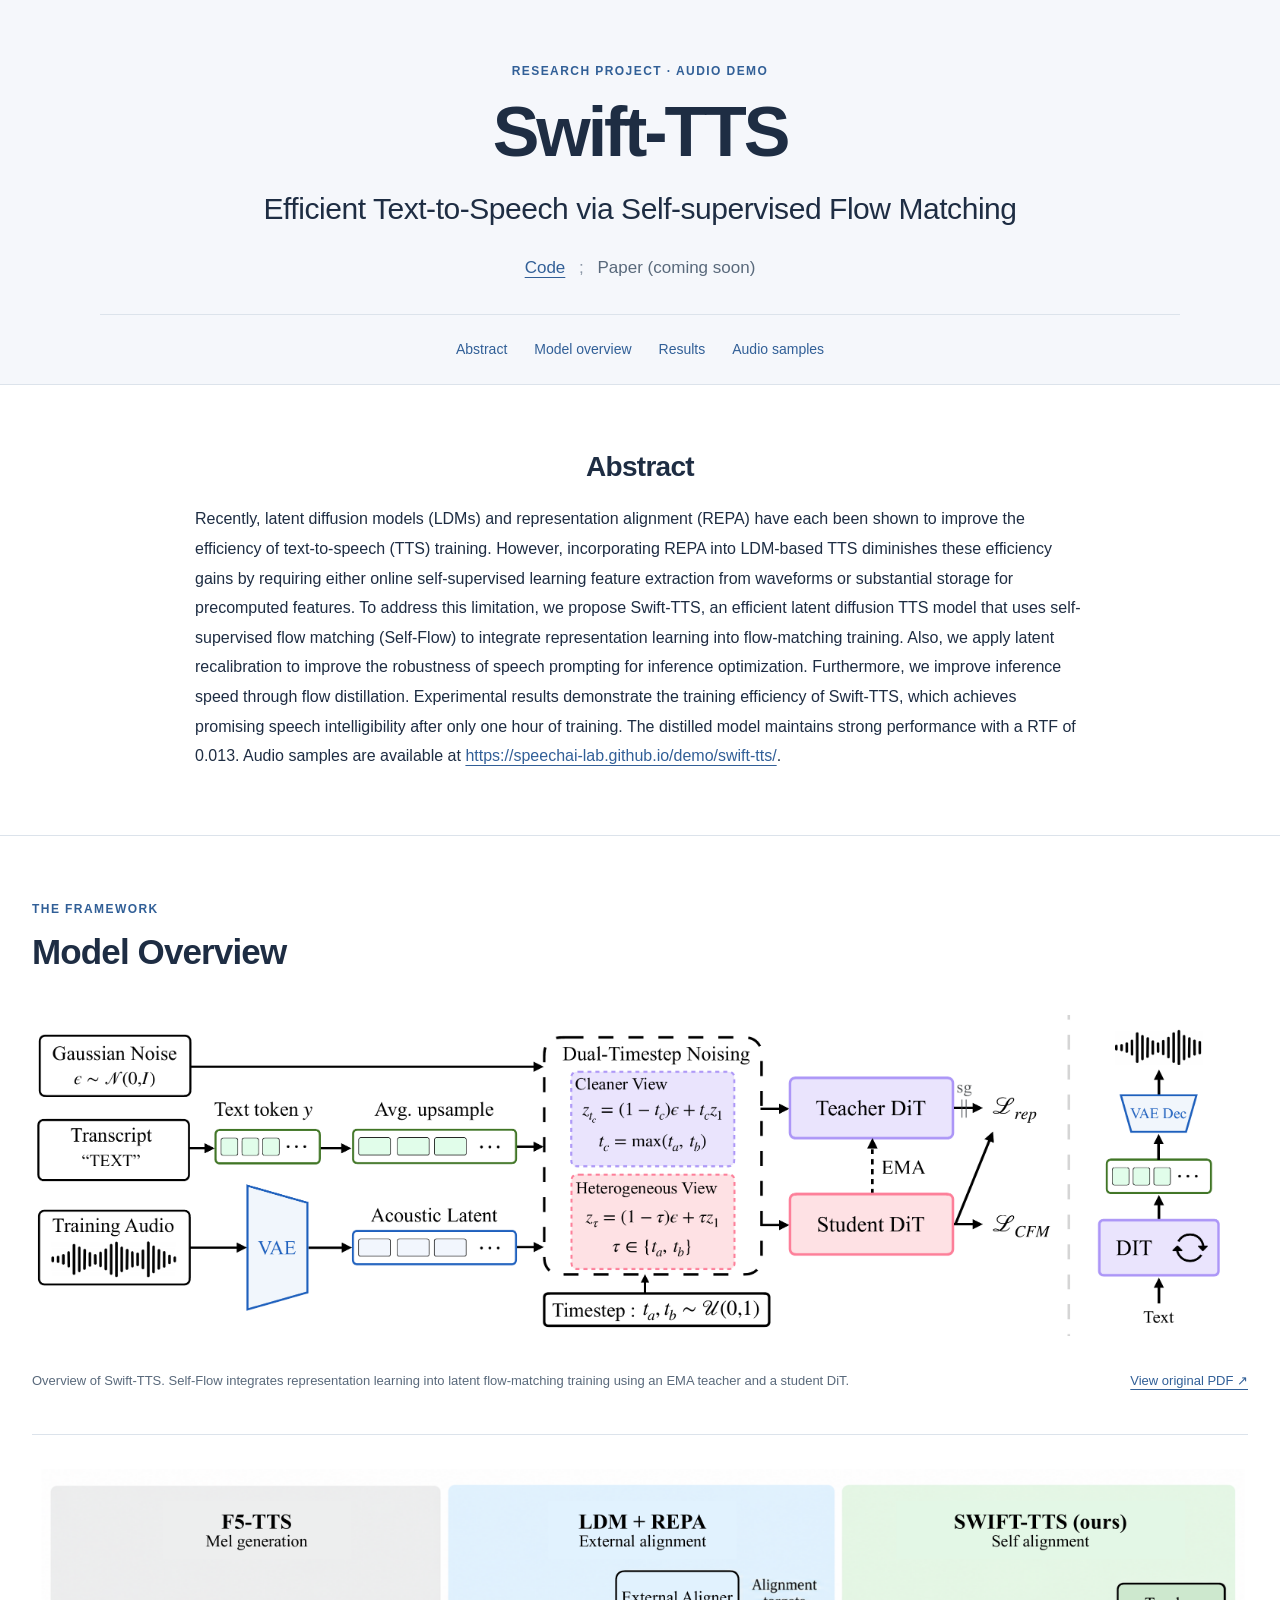
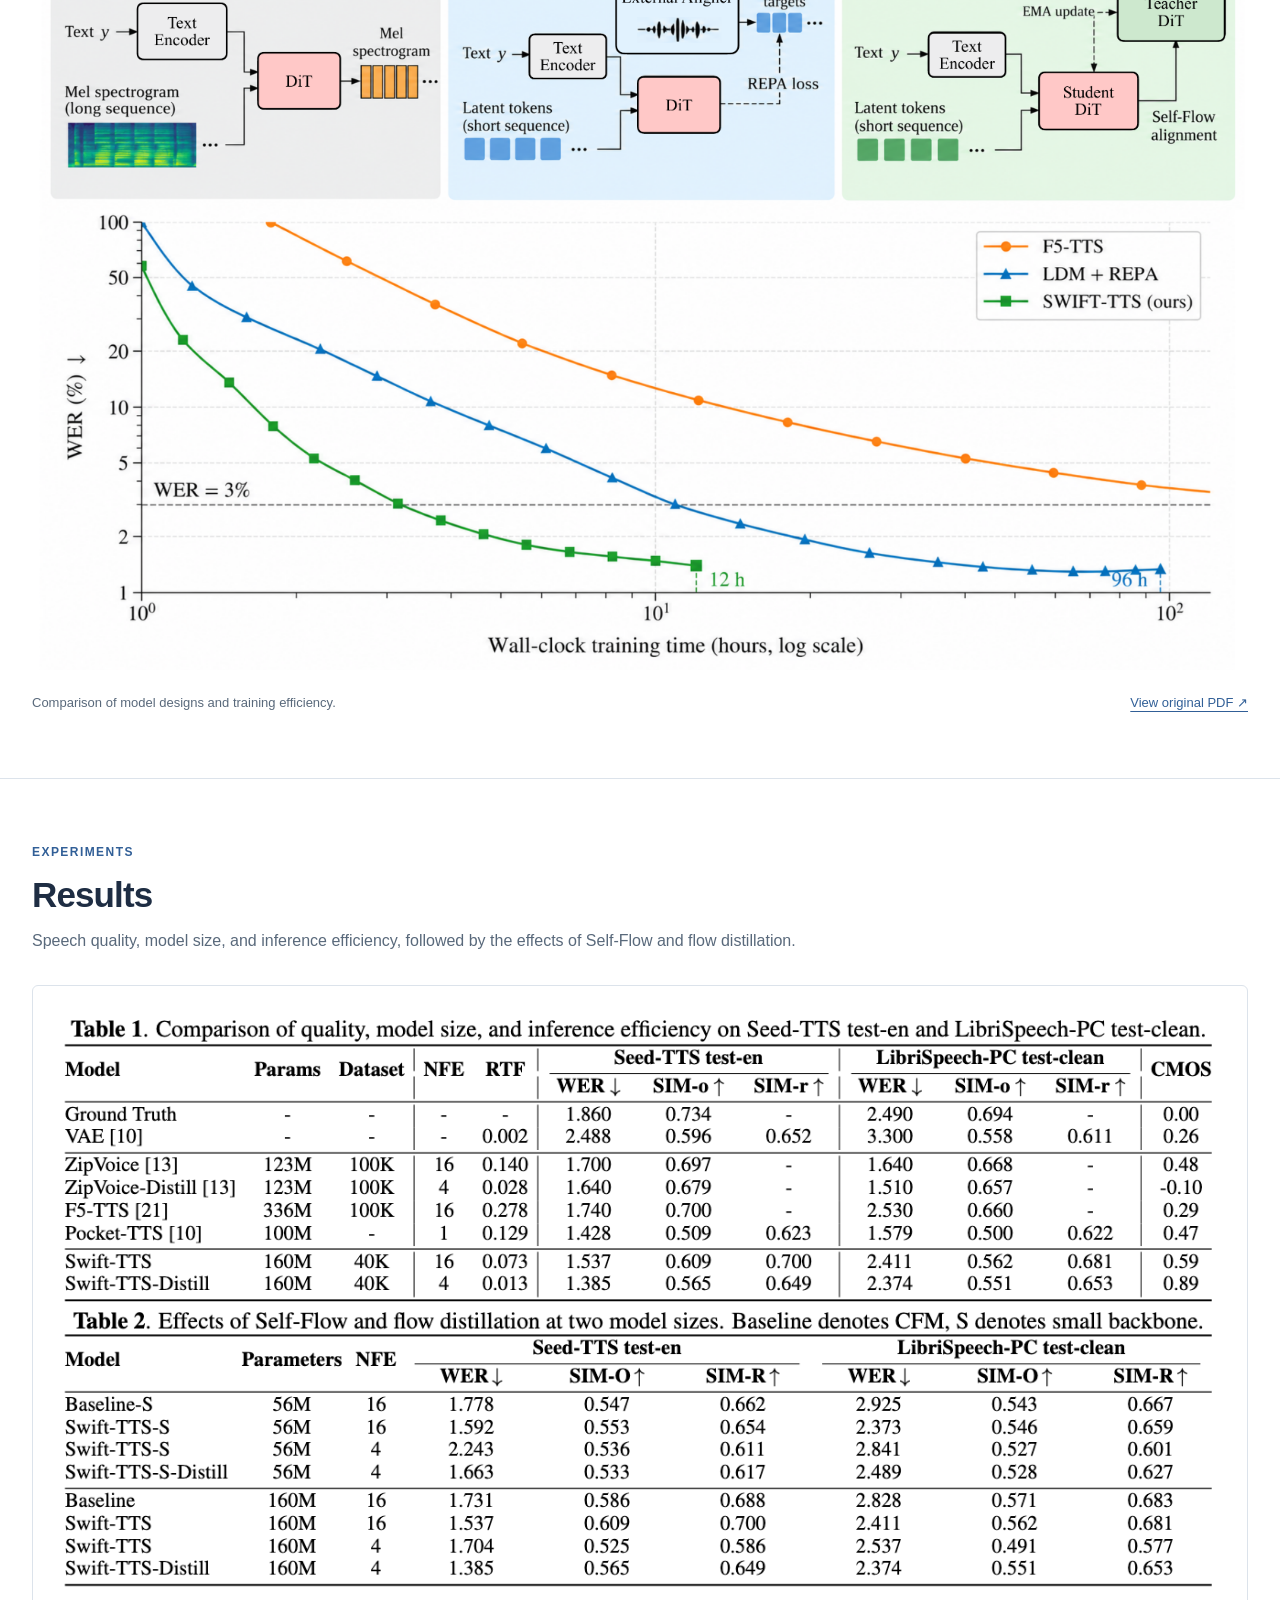
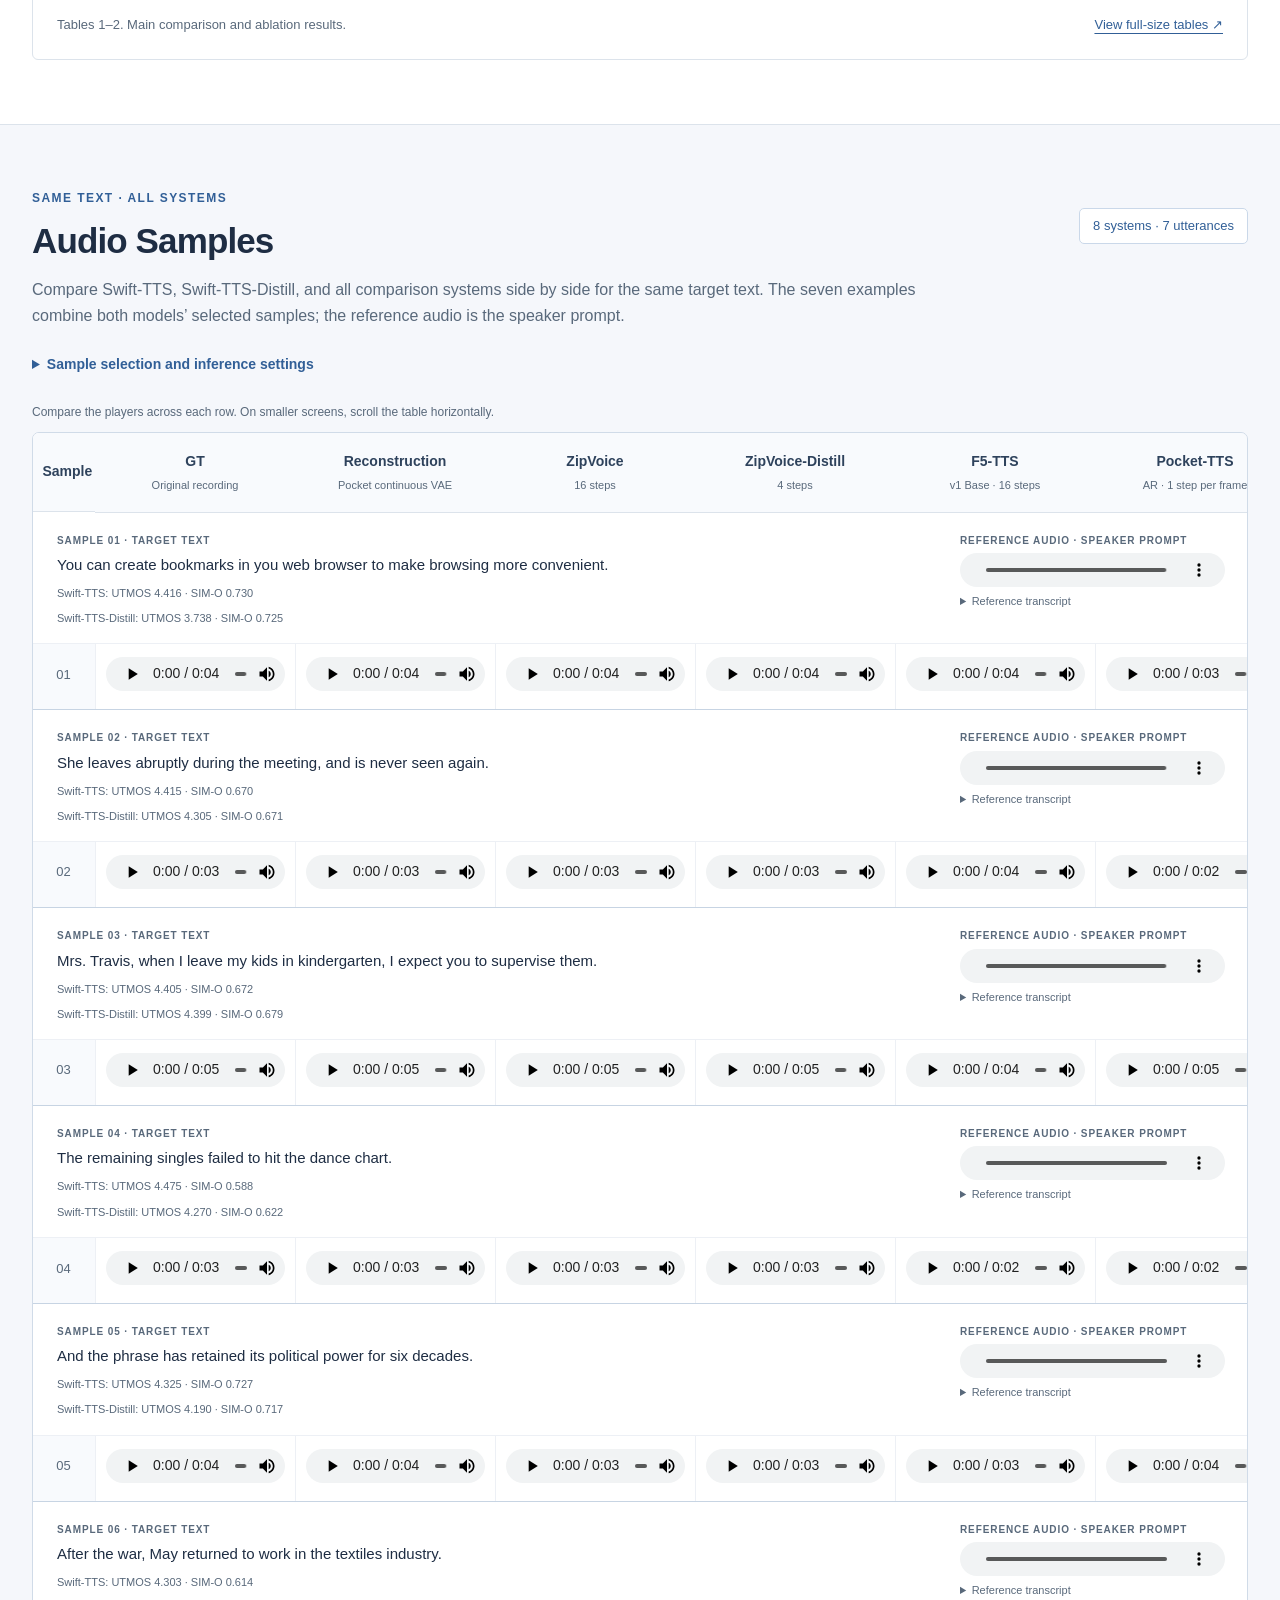
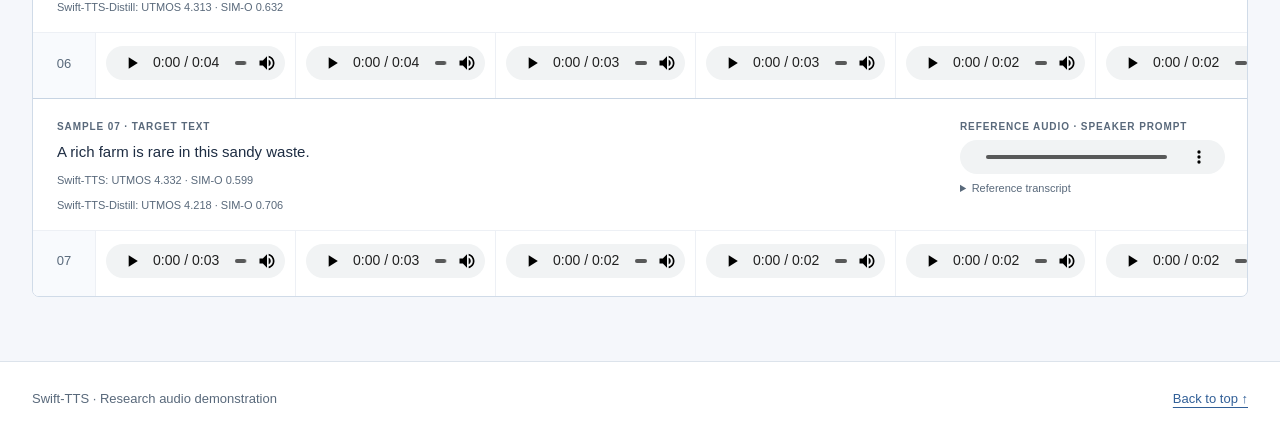
<file: swift-tts/index.html>
<!doctype html>
<!-- Swift demo page begin -->
<html lang="en">
<head>
  <meta charset="utf-8">
  <meta name="viewport" content="width=device-width, initial-scale=1">
  <meta name="description" content="Swift-TTS: Efficient Text-to-Speech via Self-supervised Flow Matching. Model overview, experimental results, and audio comparisons.">
  <meta name="theme-color" content="#f5f7fb">
  <title>Swift-TTS: Efficient Text-to-Speech via Self-supervised Flow Matching</title>
  <link rel="icon" href="data:,">
  <!-- Unified comparison assets begin -->
  <link rel="stylesheet" href="css/custom.css?v=unified-20260928">
  <script src="data/samples.js?v=unified-20260928" defer></script>
  <script src="js/demo.js?v=unified-20260928" defer></script>
  <!-- Unified comparison assets end -->
</head>
<body>
  <a class="skip-link" href="#demo-samples">Skip to audio samples</a>
  <header class="hero">
    <div class="hero-inner">
      <p class="eyebrow">Research project · Audio demo</p>
      <h1 id="page-title">
        <span class="wordmark" id="page-name">Swift-TTS</span>
        <span class="subtitle" id="page-subtitle">Efficient Text-to-Speech via Self-supervised Flow Matching</span>
      </h1>
      <p class="project-links">
        <a id="code-link" href="https://github.com/SpeechAI-Lab/CLID-TTS">Code</a>
        <span class="link-separator" aria-hidden="true">;</span>
        <span id="paper-link">Paper (coming soon)</span>
      </p>
      <nav class="contents" aria-label="Page contents">
        <a href="#abstract">Abstract</a>
        <a href="#model-overview">Model overview</a>
        <a href="#results">Results</a>
        <!-- Unified sample navigation begin -->
        <a href="#demo-samples">Audio samples</a>
        <!-- Unified sample navigation end -->
      </nav>
    </div>
  </header>

  <main>
    <section class="section abstract-section" id="abstract" aria-labelledby="abstract-title">
      <div class="reading-width">
        <h2 id="abstract-title">Abstract</h2>
        <p id="abstract-text"></p>
      </div>
    </section>

    <section class="section overview-section" id="model-overview" aria-labelledby="overview-title">
      <div class="page-width">
        <div class="section-heading">
          <p class="eyebrow">The framework</p>
          <h2 id="overview-title">Model Overview</h2>
        </div>
        <figure class="overview-figure">
          <a id="overview-original" href="pics/OverAll_Architecture.pdf" target="_blank" rel="noopener" aria-label="Open the model architecture PDF in a new tab">
            <img id="overview-image" src="pics/overall-architecture.png" width="3200" height="845" alt="Swift-TTS architecture with dual-timestep noising, an EMA teacher and a student DiT." loading="lazy">
          </a>
          <figcaption>
            <span id="overview-caption"></span>
            <a href="pics/OverAll_Architecture.pdf" target="_blank" rel="noopener">View original PDF <span aria-hidden="true">↗</span></a>
          </figcaption>
        </figure>
        <!-- PDF training overview begin -->
        <figure class="comparison-overview-figure">
          <a href="pics/overview.pdf" target="_blank" rel="noopener" aria-label="Open the model design and training efficiency comparison PDF in a new tab">
            <img id="training-overview-image" src="pics/overview.png?v=pdf-20261006" width="3200" height="2109" alt="Comparison of F5-TTS, LDM with REPA, and Swift-TTS model designs, with word error rate plotted against training time." loading="lazy">
          </a>
          <figcaption>
            <span>Comparison of model designs and training efficiency.</span>
            <a href="pics/overview.pdf" target="_blank" rel="noopener">View original PDF <span aria-hidden="true">↗</span></a>
          </figcaption>
        </figure>
        <!-- PDF training overview end -->
      </div>
    </section>

    <section class="section results-section" id="results" aria-labelledby="results-title">
      <div class="page-width">
        <div class="section-heading">
          <p class="eyebrow">Experiments</p>
          <h2 id="results-title">Results</h2>
          <p>Speech quality, model size, and inference efficiency, followed by the effects of Self-Flow and flow distillation.</p>
        </div>
        <figure class="results-figure">
          <a href="pics/table.png" target="_blank" rel="noopener" aria-label="Open the full-size results tables in a new tab">
            <img id="results-image" src="pics/table.png" alt="Experimental results on Seed-TTS test-en and LibriSpeech-PC test-clean, and ablations at two model sizes." loading="lazy">
          </a>
          <figcaption>
            <span>Tables 1–2. Main comparison and ablation results.</span>
            <a href="pics/table.png" target="_blank" rel="noopener">View full-size tables <span aria-hidden="true">↗</span></a>
          </figcaption>
        </figure>
      </div>
    </section>

    <!-- Unified audio comparison begin -->
    <section class="section audio-section" id="demo-samples" aria-labelledby="samples-title">
      <span id="distill-samples" aria-hidden="true"></span>
      <div class="page-width">
        <div class="section-heading audio-heading">
          <div>
            <p class="eyebrow">Same text · All systems</p>
            <h2 id="samples-title">Audio Samples</h2>
          </div>
          <span class="step-label">8 systems · 7 utterances</span>
        </div>
        <p class="section-intro">Compare Swift-TTS, Swift-TTS-Distill, and all comparison systems side by side for the same target text. The seven examples combine both models’ selected samples; the reference audio is the speaker prompt.</p>
        <details class="selection-note">
          <summary>Sample selection and inference settings</summary>
          <div>
            <p>For each of Swift-TTS and Swift-TTS-Distill, we rank the 20 Gradio listening-study utterances by UTMOS and SIM-O separately, then select the five lowest sums of the two ranks. Both metrics have equal weight. Rank-sum ties are resolved by higher UTMOS, then utterance ID. Combining the two selections gives seven unique utterances; shared samples appear once.</p>
            <p>The original 20-utterance pool was selected by Swift-TTS UTMOS. These are selected listening examples. Both Swift models’ scores are shown beside each target text.</p>
            <p>Swift-TTS: Base 600K, 16 steps, temperature 0.5. Swift-TTS-Distill: Base flow-only 60K, 4 steps, temperature 0.5. ZipVoice and F5-TTS use 16 steps; ZipVoice-Distill uses 4 steps. Pocket-TTS is autoregressive with one sampling step per frame. These comparison models use temperature 1.0. Reconstruction is the target recording encoded and decoded by the Pocket continuous VAE. Audio files are the existing Gradio playback files.</p>
            <a href="data/selection.tsv" download>Download sample scores (TSV)</a>
          </div>
        </details>
        <p class="table-hint">Compare the players across each row. On smaller screens, scroll the table horizontally.</p>
        <div id="comparison-sample-list"></div>
      </div>
    </section>
    <!-- Unified audio comparison end -->
    <noscript><p class="reading-width">Enable JavaScript to display the abstract and audio comparison tables.</p></noscript>
  </main>

  <footer class="footer">
    <div class="page-width footer-inner">
      <span>Swift-TTS · Research audio demonstration</span>
      <a href="#page-title">Back to top ↑</a>
    </div>
  </footer>
</body>
</html>
<!-- Swift demo page end -->
</file>
<file: clid-tts/css/custom.css>
:root {
  color-scheme: light;
  --ink: #262a2f;
  --heading: #2c4052;
  --muted: #68737d;
  --link: #0869ff;
  --line: #d9dee3;
  --surface: #f5f7f8;
}

* { box-sizing: border-box; }

html { scroll-behavior: smooth; }

body {
  margin: 0;
  padding: 1px 0 48px;
  color: var(--ink);
  background: #fcfcfc;
  font-family: Roboto, -apple-system, BlinkMacSystemFont, "Segoe UI", Arial, sans-serif;
  font-size: 16px;
  line-height: 1.5;
  -webkit-font-smoothing: antialiased;
}

.page {
  width: min(1600px, 90%);
  margin: 0 auto;
}

.paper-card {
  margin: 48px 0 0;
  padding: 48px;
  background: #fff;
  border-radius: 4px;
  box-shadow: 0 8px 24px rgba(0, 0, 0, .13);
}

.hero {
  margin-bottom: 18px;
  text-align: center;
}

.wordmark {
  display: block;
  margin: 0;
  color: var(--heading);
  font-size: clamp(24px, 2.6vw, 36px);
  font-weight: 700;
  line-height: 1.3;
  letter-spacing: -.02em;
}

.project-links {
  margin: 18px 0 14px;
  font-size: 20px;
}

a { color: var(--link); }

a:hover { text-decoration-thickness: 2px; }

.coming-soon { color: var(--muted); }

.abstract {
  margin: 12px 0 14px;
  text-align: left;
}

.abstract strong,
.contents-title,
.research-note { font-weight: 700; }

.contents { margin-top: 12px; }

.contents-title { margin: 0 0 8px; }

.contents ul {
  margin: 0;
  padding-left: 44px;
}

.contents li { margin: 8px 0; }

.research-note { margin: 18px 0 0; }

.demo-section {
  margin-top: 48px;
  scroll-margin-top: 24px;
}

.demo-section h2 {
  margin: 0 0 30px;
  padding-bottom: 10px;
  color: var(--heading);
  text-align: center;
  font-size: clamp(27px, 2.6vw, 38px);
  font-weight: 700;
  letter-spacing: -.025em;
}

.overview-figure {
  margin: 0 auto;
  overflow: hidden;
  background: #fff;
}

.overview-image {
  display: block;
  width: min(100%, 1320px);
  height: auto;
  margin: 0 auto;
}

.overview-caption {
  margin: 20px 0 0;
  color: var(--ink);
  text-align: left;
  font-size: 15px;
}

.section-intro {
  max-width: 940px;
  margin: -12px auto 28px;
  color: var(--muted);
  text-align: center;
}

.results-figure {
  margin: 0;
}

.results-image-viewport {
  overflow-x: auto;
  border: 1px solid var(--line);
  background: #fff;
  scrollbar-gutter: stable;
}

.results-image-link {
  display: block;
  cursor: zoom-in;
}

.results-image {
  display: block;
  width: 100%;
  height: auto;
}

.figure-actions {
  margin-top: 10px;
  text-align: right;
  font-size: 14px;
}

.dataset-heading {
  margin: 30px 0 10px;
  color: var(--heading);
  font-size: 21px;
}

.comparison-wrap {
  overflow-x: auto;
  background: #fff;
}

.comparison-table {
  width: 100%;
  min-width: 1440px;
  border-collapse: collapse;
  table-layout: fixed;
}

.comparison-table .emotion-column {
  width: 130px;
}

.comparison-table th,
.comparison-table td {
  padding: 16px 12px;
  text-align: center;
  vertical-align: middle;
}

.comparison-table thead th {
  color: var(--heading);
  background: #fff;
  border-bottom: 2px solid #30363b;
  font-size: 17px;
  font-weight: 700;
}

.sample-audio-row > th,
.sample-audio-row > td {
  height: 104px;
  border-bottom: 1px solid var(--line);
}

.comparison-table tbody tr:last-child > th,
.comparison-table tbody tr:last-child > td {
  border-bottom: 0;
}

.comparison-table tbody tr.sample-audio-row:hover > * {
  background: #f3f3f3;
}

.model-heading {
  text-align: center;
}

.ours-heading,
.ours-cell {
  background: #fff;
}

.emotion-cell {
  padding: 0 !important;
  background: #fff;
}

.emotion-toggle {
  display: flex;
  width: 100%;
  min-height: 103px;
  align-items: center;
  justify-content: center;
  gap: 8px;
  padding: 14px 10px;
  color: var(--heading);
  background: transparent;
  border: 0;
  font: inherit;
  font-weight: 650;
  cursor: pointer;
}

.emotion-toggle:hover {
  background: var(--surface);
}

.emotion-toggle:focus-visible {
  position: relative;
  z-index: 1;
  outline: 3px solid rgba(8, 105, 255, .35);
  outline-offset: -3px;
}

.emotion-chevron {
  display: inline-block;
  color: var(--muted);
  font-size: 19px;
  line-height: 1;
  transition: transform .18s ease;
}

.emotion-toggle.is-open .emotion-chevron {
  transform: rotate(180deg);
}

.sample-detail-row[hidden] {
  display: none;
}

.sample-detail-row > td {
  padding: 0;
  border-bottom: 1px solid var(--line);
  text-align: left;
}

.sample-details {
  display: grid;
  grid-template-columns: 1.35fr 1.35fr 1fr;
  margin: 0;
  background: #fbfcfc;
  box-shadow: inset 0 4px 10px rgba(44, 64, 82, .04);
}

.detail-item {
  min-width: 0;
  margin: 0;
  padding: 17px 18px 19px;
  border-right: 1px solid var(--line);
}

.detail-item:last-child {
  border-right: 0;
}

.detail-item dt {
  margin: 0 0 8px;
  color: var(--heading);
  font-size: 13px;
  font-weight: 700;
}

.detail-item dd {
  margin: 0;
  overflow-wrap: anywhere;
}

.unused-instruction {
  color: #747d85;
  background: #f0f1f2;
}

.unused-instruction dt {
  color: #747d85;
}

.unused-note {
  display: block;
  margin-top: 3px;
  color: #8b9298;
  font-size: 11px;
  font-weight: 500;
  line-height: 1.25;
}

.audio-cell {
  text-align: center;
}

.audio-missing {
  color: var(--muted);
  font-size: 13px;
}

.benchmark-sample-wrap {
  overflow-x: auto;
  background: #fff;
}

.benchmark-sample-table {
  width: 100%;
  min-width: 1410px;
  border-collapse: collapse;
  table-layout: fixed;
}

.benchmark-sample-table .benchmark-emotion-column { width: 90px; }
.benchmark-sample-table .benchmark-ko-column { width: 300px; }
.benchmark-sample-table .benchmark-en-column { width: 300px; }
.benchmark-sample-table .benchmark-text-column { width: 260px; }
.benchmark-sample-table .benchmark-audio-column { width: 230px; }

.benchmark-sample-table th,
.benchmark-sample-table td {
  padding: 17px 16px;
  border-bottom: 1px solid var(--line);
  text-align: center;
  vertical-align: middle;
}

.benchmark-sample-table tbody tr:last-child > * { border-bottom: 0; }

.benchmark-sample-table thead th {
  color: var(--heading);
  background: #fff;
  border-bottom: 2px solid #30363b;
  text-align: center;
  font-size: 17px;
  font-weight: 700;
}

.benchmark-sample-table thead th:nth-child(3) {
  color: #747d85;
  background: #f0f1f2;
}

.column-note {
  display: block;
  margin-top: 3px;
  color: var(--muted);
  font-size: 11px;
  font-weight: 500;
  line-height: 1.3;
}

.benchmark-emotion-cell {
  color: var(--heading);
  background: #fff;
  text-align: center;
  font-weight: 650;
}

.benchmark-copy-cell {
  text-align: center;
  overflow-wrap: anywhere;
}

.benchmark-en-cell {
  color: #747d85;
  background: #f0f1f2;
}

.benchmark-text-cell { color: #20262c; }

.benchmark-audio-cell {
  padding-right: 10px !important;
  padding-left: 10px !important;
  text-align: center;
}

.benchmark-clid-cell { background: #fff; }

.benchmark-sample-table tbody tr:hover > td,
.benchmark-sample-table tbody tr:hover > th {
  background: #f3f3f3;
}

.benchmark-sample-table tbody tr:hover > .benchmark-en-cell {
  background: #e9eaeb;
}

.same-text-wrap {
  overflow-x: auto;
  background: #fff;
}

.same-text-table {
  width: 100%;
  min-width: 1350px;
  border-collapse: collapse;
  table-layout: fixed;
}

.same-text-table .same-text-text-column { width: 265px; }
.same-text-table .same-text-emotion-column { width: 105px; }
.same-text-table .same-text-instruction-column { width: 520px; }
.same-text-table .same-text-audio-column { width: 230px; }

.same-text-table th,
.same-text-table td {
  padding: 17px 16px;
  border-bottom: 1px solid var(--line);
  text-align: center;
  vertical-align: middle;
}

.same-text-table tbody tr:last-child > * { border-bottom: 0; }

.same-text-table thead th {
  color: var(--heading);
  background: #fff;
  border-bottom: 2px solid #30363b;
  text-align: center;
  font-size: 17px;
  font-weight: 700;
}

.same-text-copy-cell {
  color: #20262c;
  background: #fff;
  text-align: center;
  font-weight: 500;
}

.same-text-emotion-cell {
  color: var(--heading);
  background: #fff;
  text-align: center;
  font-weight: 650;
}

.same-text-instruction-cell {
  text-align: center;
  overflow-wrap: anywhere;
}

.same-text-audio-cell {
  padding-right: 10px !important;
  padding-left: 10px !important;
  background: #fff;
  text-align: center;
}

.same-text-group-start > * {
  border-top: 2px solid #7b858d;
}

.same-text-table tbody tr:hover > td,
.same-text-table tbody tr:hover > th {
  background: #f3f3f3;
}

.pending {
  margin: 0;
  padding: 28px 14px;
  color: var(--muted);
  text-align: center;
}

audio {
  width: min(100%, 220px);
  min-width: 190px;
}

.visually-hidden {
  position: absolute;
  width: 1px;
  height: 1px;
  padding: 0;
  margin: -1px;
  overflow: hidden;
  clip: rect(0, 0, 0, 0);
  white-space: nowrap;
  border: 0;
}

@media (max-width: 720px) {
  body { padding: 1px 0 28px; }

  .page {
    width: 100%;
  }

  .paper-card {
    margin-top: 20px;
    padding: 34px 20px 42px;
    border-radius: 0;
    box-shadow: 0 5px 18px rgba(0, 0, 0, .1);
  }

  .wordmark { font-size: 28px; }
  .abstract { text-align: left; }
  .demo-section { margin-top: 20px; }
  .demo-section h2 { margin-bottom: 24px; }
  .section-intro { margin-top: -8px; }
  .results-image-link { min-width: 1050px; }
  .sample-details { grid-template-columns: 1fr; }
  .detail-item { border-right: 0; border-bottom: 1px solid var(--line); }
  .detail-item:last-child { border-bottom: 0; }
}
</file>
<file: swift-tts/css/custom.css>
/* Swift demo styles begin */
:root {
  color-scheme: light;
  --ink: #1e2d43;
  --muted: #59697b;
  --accent: #315f97;
  --line: #dce3eb;
  --soft: #f5f7fb;
  --ours: #edf3fb;
}

* { box-sizing: border-box; }
[hidden] { display: none !important; }
html { scroll-behavior: smooth; }
body {
  margin: 0;
  color: var(--ink);
  background: #fff;
  font-family: -apple-system, BlinkMacSystemFont, "Segoe UI", Arial, sans-serif;
  font-size: 16px;
  line-height: 1.65;
  -webkit-font-smoothing: antialiased;
}
a { color: var(--accent); text-underline-offset: 4px; }
a:hover { color: #173b69; }
a:focus-visible, summary:focus-visible, .table-wrap:focus-visible {
  outline: 3px solid #527eae;
  outline-offset: 5px;
}
.skip-link {
  position: absolute;
  z-index: 10;
  top: -100px;
  left: 16px;
  padding: 10px 18px;
  background: #fff;
}
.skip-link:focus { top: 12px; }
.page-width { width: min(1320px, calc(100% - 64px)); margin-inline: auto; }
.reading-width { width: min(890px, calc(100% - 48px)); margin-inline: auto; }
.hero {
  padding: 62px 24px 0;
  text-align: center;
  background: var(--soft);
  border-bottom: 1px solid var(--line);
}
.hero-inner { max-width: 1080px; margin: auto; }
.eyebrow {
  margin: 0 0 10px;
  color: var(--accent);
  font-size: 12px;
  font-weight: 650;
  letter-spacing: .12em;
  text-transform: uppercase;
}
h1 { margin: 0; font-weight: 700; }
.wordmark { display: block; font-size: clamp(46px, 6vw, 70px); line-height: 1.15; letter-spacing: -.045em; }
.subtitle {
  display: block;
  max-width: 920px;
  margin: 16px auto 0;
  font-size: clamp(22px, 2.5vw, 30px);
  font-weight: 450;
  line-height: 1.4;
  letter-spacing: -.015em;
}
.project-links { margin: 24px 0 32px; font-size: 17px; }
.link-separator { margin: 0 9px; color: #8a96a5; }
#paper-link { color: var(--muted); }
.contents { display: flex; flex-wrap: wrap; justify-content: center; gap: 6px 27px; padding: 20px 0; border-top: 1px solid var(--line); }
.contents a { padding: 3px 0; font-size: 14px; text-decoration: none; }
.contents a:hover { text-decoration: underline; }
.section { padding: 64px 0; scroll-margin-top: 24px; }
h2 { margin: 0 0 20px; font-size: clamp(28px, 3vw, 35px); line-height: 1.25; letter-spacing: -.025em; }
.abstract-section h2 { text-align: center; font-size: 28px; }
#abstract-text { margin: 0; line-height: 1.85; }
.overview-section { border-block: 1px solid var(--line); }
.section-heading { margin-bottom: 30px; }
.section-heading h2 { margin-bottom: 12px; }
.section-heading > p:not(.eyebrow), .section-intro { max-width: 900px; color: var(--muted); margin: 0; }
figure { margin: 0; }
figure img { display: block; width: 100%; height: auto; }
.overview-figure > a { display: block; padding: 12px 0; }
/* Training overview begin */
.comparison-overview-figure { margin-top: 42px; padding-top: 34px; border-top: 1px solid var(--line); }
.comparison-overview-figure > a { display: block; overflow-x: auto; }
/* Training overview end */
figcaption { display: flex; flex-wrap: wrap; justify-content: space-between; gap: 10px 24px; margin-top: 22px; color: var(--muted); font-size: 13px; }
figcaption > span { max-width: 850px; }
figcaption a { white-space: nowrap; }
.results-figure { padding: 24px; border: 1px solid var(--line); border-radius: 6px; }
.results-figure img { max-width: 1274px; margin: auto; }
.audio-section { background: var(--soft); border-top: 1px solid var(--line); }
/* Unified comparison width begin */
.audio-section .page-width { width: min(1760px, calc(100% - 64px)); }
/* Unified comparison width end */
.audio-heading { display: flex; align-items: center; justify-content: space-between; gap: 20px; margin-bottom: 14px; }
.audio-heading h2 { margin-bottom: 0; }
.step-label { flex-shrink: 0; padding: 6px 13px; border: 1px solid #cad8e9; border-radius: 5px; color: var(--accent); font-size: 13px; background: #fff; }
.selection-note { margin-top: 24px; color: var(--muted); font-size: 14px; }
summary { cursor: pointer; }
.selection-note > summary { width: fit-content; color: var(--accent); font-weight: 550; }
.selection-note > div { max-width: 1020px; margin: 12px 0 0; padding: 4px 20px 18px; background: #fff; border-left: 2px solid #a6bdd9; }
.selection-note p { margin: 12px 0; }
.table-hint { margin: 26px 0 10px; color: var(--muted); font-size: 12px; }
.table-wrap { overflow-x: auto; border: 1px solid #d0dbe8; border-radius: 7px; background: #fff; }
/* Eight-system table begin */
.comparison-table { width: 100%; min-width: 1662px; border-collapse: separate; border-spacing: 0; table-layout: fixed; }
/* Eight-system table end */
.sample-column { width: 62px; }
.comparison-table thead th { padding: 17px 10px; background: #f8fafd; color: #2e425c; text-align: center; font-size: 14px; font-weight: 650; border-bottom: 1px solid var(--line); }
.column-note { display: block; margin-top: 3px; color: var(--muted); font-size: 11px; font-weight: 400; }
.comparison-table thead th.ours-cell { background: #e5eef9; color: #214f88; }
.comparison-table tbody + tbody .context-cell { border-top: 1px solid #c7d4e3; }
.context-cell { padding: 20px 24px 16px; }
.sample-context { display: flex; justify-content: space-between; gap: 32px; align-items: flex-start; }
/* Visible sample context begin */
.sample-context { max-width: calc(100vw - 112px); }
/* Visible sample context end */
.target-copy { flex: 1; }
.context-label { display: block; margin-bottom: 4px; color: var(--muted); font-size: 10px; text-transform: uppercase; letter-spacing: .09em; font-weight: 600; }
.target-text { margin: 0; font-size: 15px; line-height: 1.6; }
.sample-scores { display: block; margin-top: 7px; font-size: 11px; color: var(--muted); font-variant-numeric: tabular-nums; }
.reference-block { flex: 0 0 265px; }
.reference-block audio { width: 100%; }
.reference-transcript { margin-top: 5px; font-size: 11px; color: var(--muted); }
.reference-transcript summary { width: fit-content; }
.reference-transcript p { margin: 7px 0 0; font-size: 12px; }
.audio-row th, .audio-row td { padding: 13px 10px 18px; vertical-align: middle; border-top: 1px solid #edf0f5; }
.audio-row th { color: var(--muted); font-size: 13px; font-weight: 500; font-variant-numeric: tabular-nums; }
.audio-row td { border-left: 1px solid #edf0f5; }
.audio-row .ours-cell { background: var(--ours); }
/* Fixed sample labels begin */
.comparison-table thead th:first-child, .audio-row th { position: sticky; left: 0; z-index: 1; background: #f8fafd; }
/* Fixed sample labels end */
audio { display: block; width: 100%; height: 34px; }
.footer { border-top: 1px solid var(--line); padding: 26px 0; color: var(--muted); font-size: 13px; }
.footer-inner { display: flex; flex-wrap: wrap; justify-content: space-between; gap: 12px; }
.visually-hidden { position: absolute; width: 1px; height: 1px; overflow: hidden; clip-path: inset(50%); white-space: nowrap; }

@media (max-width: 760px) {
  .page-width { width: calc(100% - 32px); }
  /* Unified comparison mobile begin */
  .audio-section .page-width { width: calc(100% - 32px); }
  .sample-context { max-width: calc(100vw - 80px); flex-direction: column; gap: 12px; }
  .reference-block { flex: 0 1 auto; width: 265px; max-width: 100%; }
  /* Unified comparison mobile end */
  .hero { padding: 42px 20px 0; }
  .subtitle { max-width: 520px; }
  .contents { gap: 6px 18px; }
  .section { padding: 42px 0; }
  .results-figure { padding: 10px; }
  .audio-heading { align-items: flex-start; flex-direction: column; gap: 12px; }
  .table-hint { max-width: 330px; }
  figcaption { font-size: 12px; }
  .overview-figure > a { overflow-x: auto; }
  .overview-figure img { width: 850px; max-width: none; }
  /* Training overview mobile begin */
  .comparison-overview-figure img { min-width: 850px; }
  /* Training overview mobile end */
}

@media (prefers-reduced-motion: reduce) {
  html { scroll-behavior: auto; }
}
/* Swift demo styles end */
</file>
